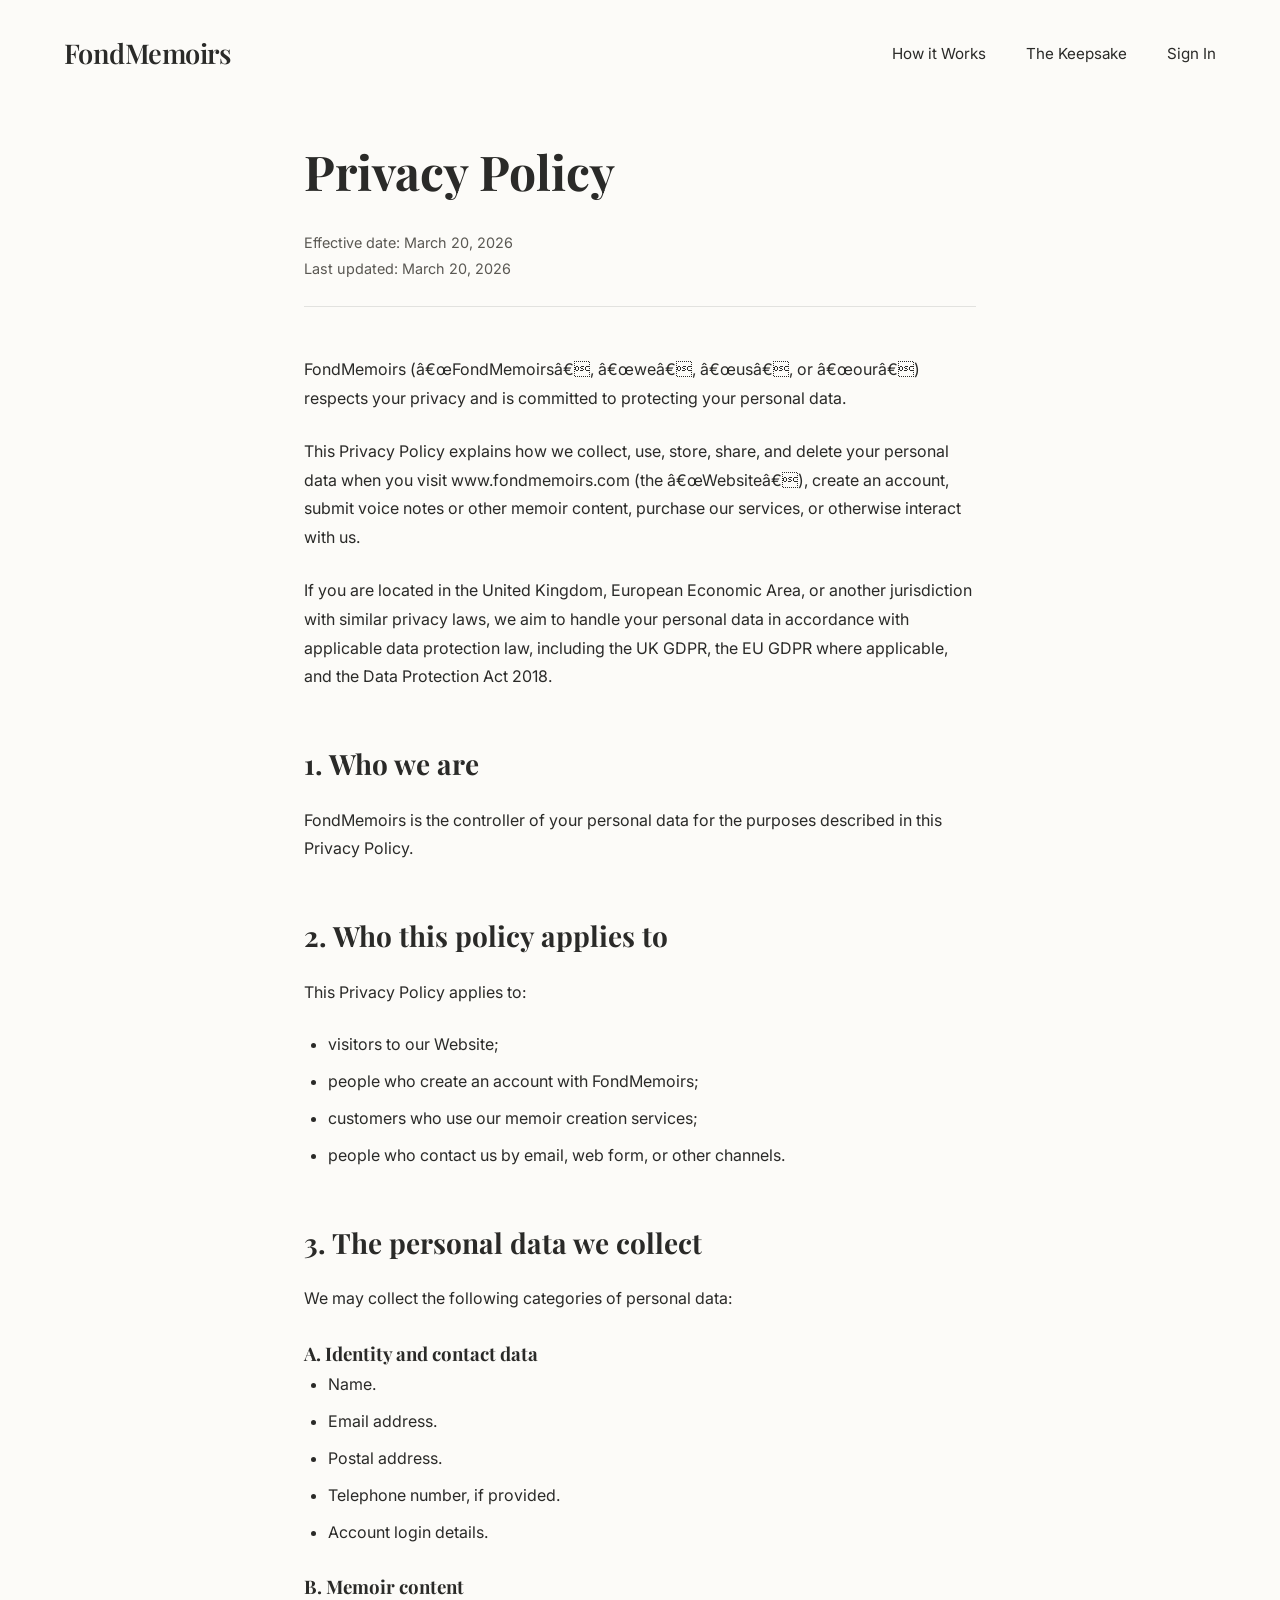
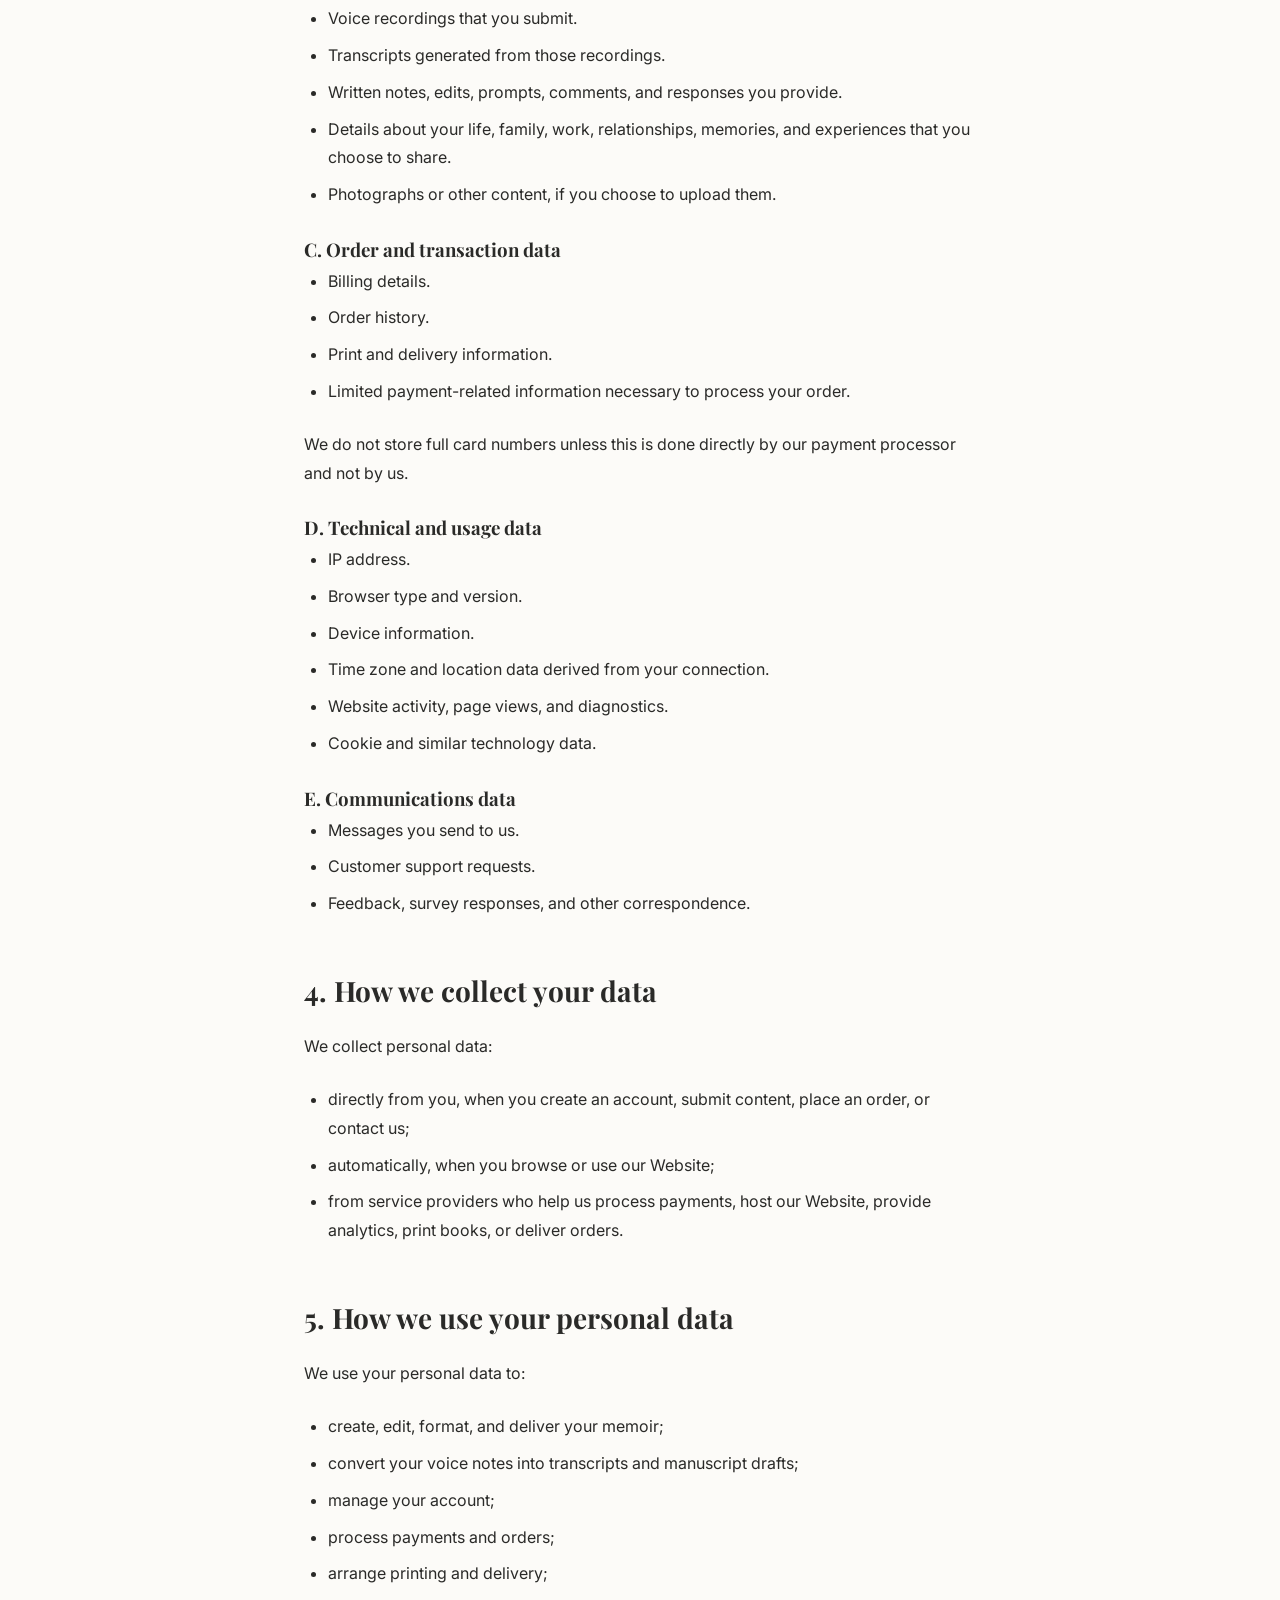
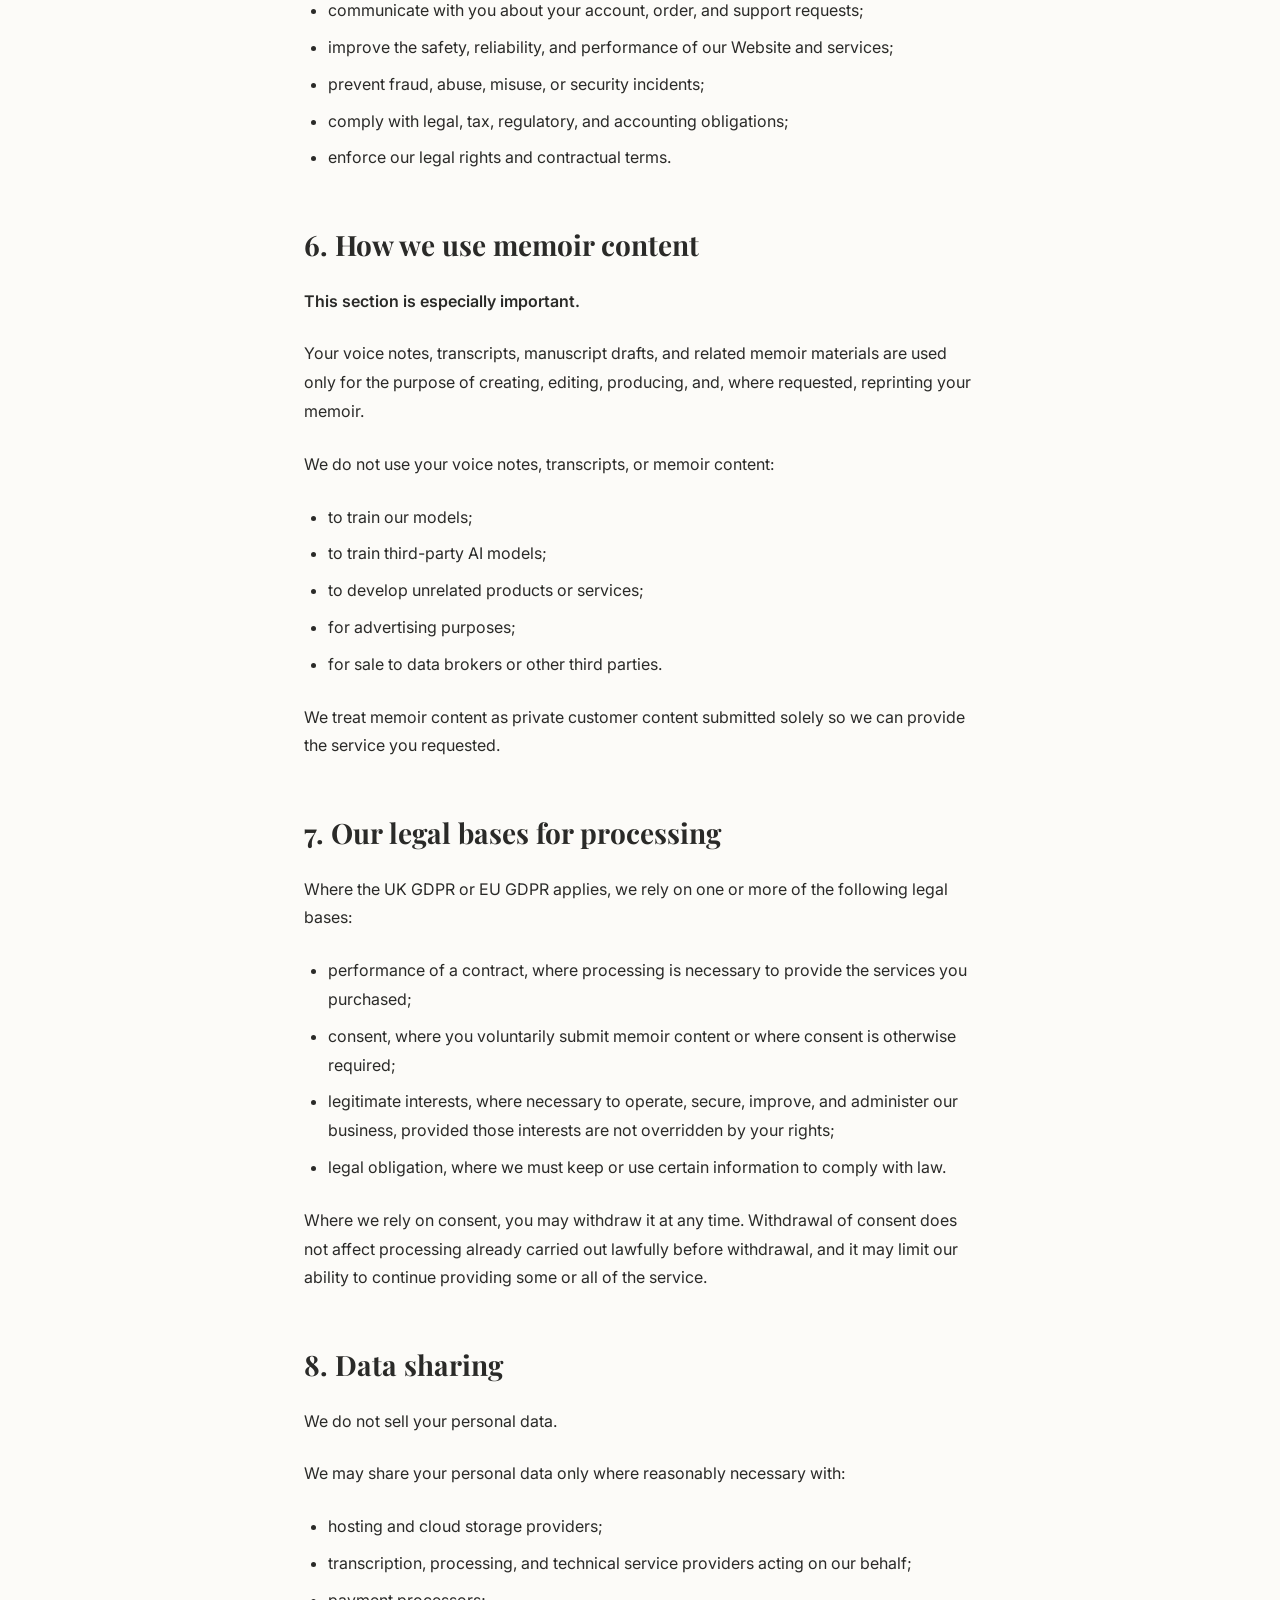
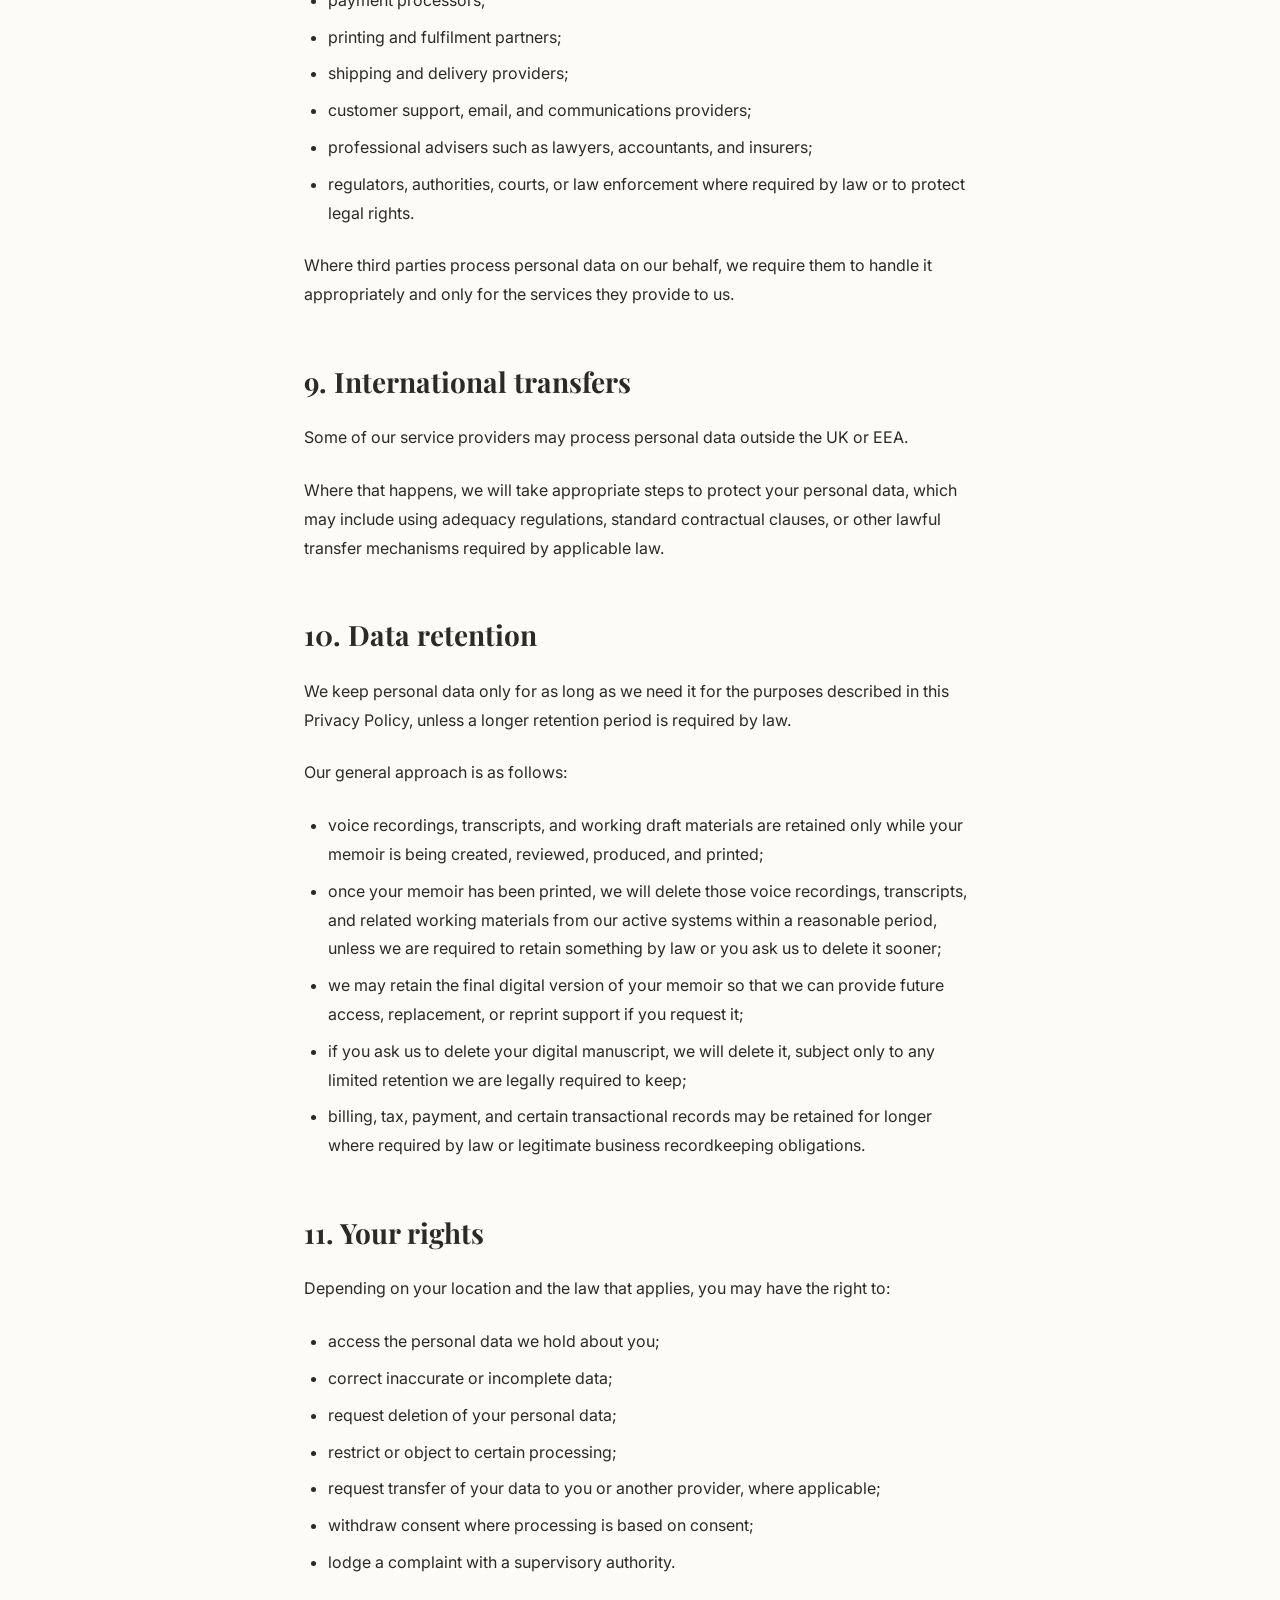
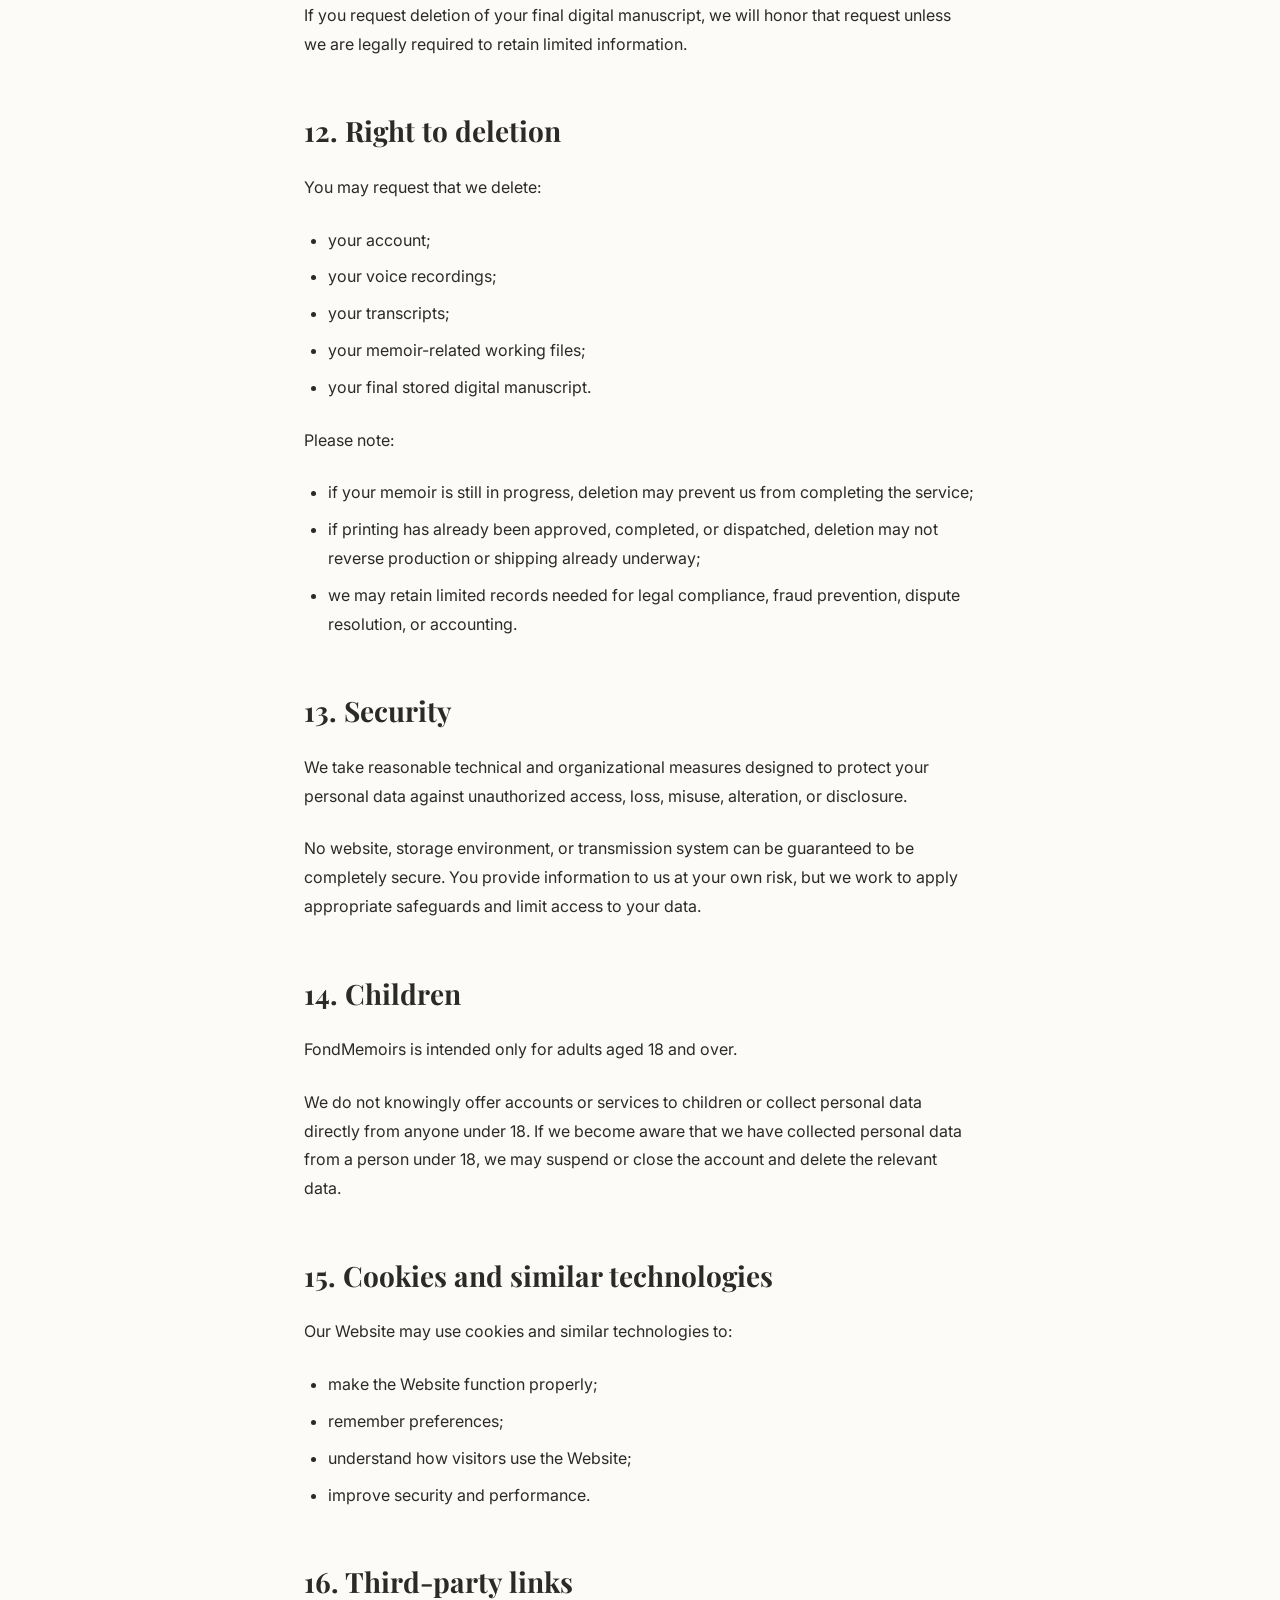
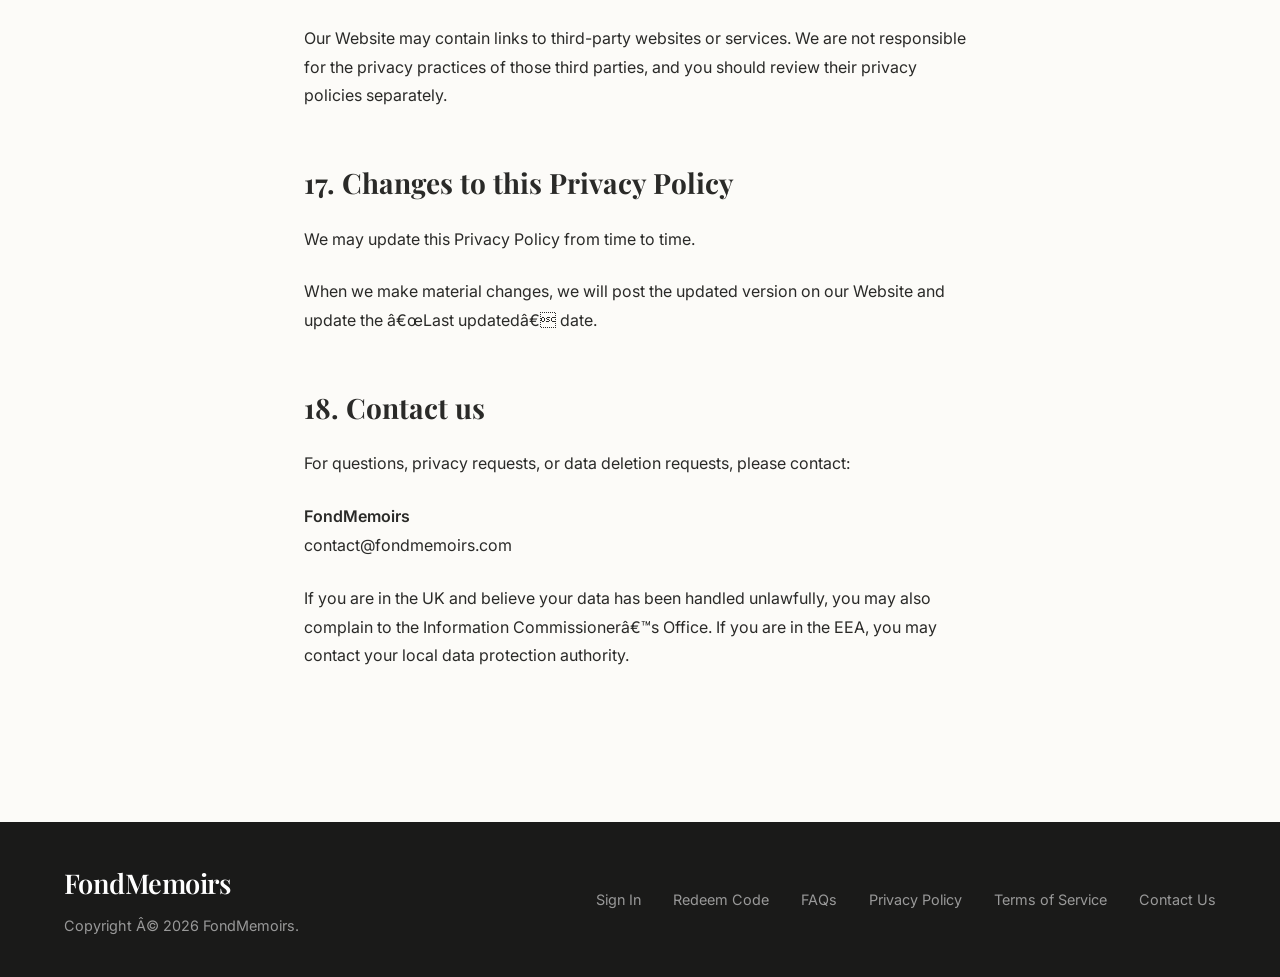
<file: privacy.html>
<!DOCTYPE html>
<html lang="en">

<head>
    <!-- Delayed Tracking Scripts -->
    <script>
        function loadTracking() {
            if (window.trackingLoaded) return;
            window.trackingLoaded = true;

            // Google tag (gtag.js)
            const gtagScript = document.createElement('script');
            gtagScript.src = 'https://www.googletagmanager.com/gtag/js?id=G-P55V5Q2RKB';
            gtagScript.async = true;
            document.head.appendChild(gtagScript);

            window.dataLayer = window.dataLayer || [];
            function gtag() { dataLayer.push(arguments); }
            gtag('js', new Date());
            gtag('config', 'G-P55V5Q2RKB');

            // Meta Pixel Code
            !function (f, b, e, v, n, t, s) {
                if (f.fbq) return; n = f.fbq = function () {
                    n.callMethod ?
                        n.callMethod.apply(n, arguments) : n.queue.push(arguments)
                };
                if (!f._fbq) f._fbq = n; n.push = n; n.loaded = !0; n.version = '2.0';
                n.queue = []; t = b.createElement(e); t.async = !0;
                t.src = v; s = b.getElementsByTagName(e)[0];
                s.parentNode.insertBefore(t, s)
            }(window, document, 'script',
                'https://connect.facebook.net/en_US/fbevents.js');
            fbq('init', '780920604885483');
            fbq('track', 'PageView');
        }

        // Trigger loading after 2 seconds or on user interaction
        window.addEventListener('DOMContentLoaded', () => {
            setTimeout(loadTracking, 2000);
        });

        ['scroll', 'mousemove', 'touchstart'].forEach(ev => {
            window.addEventListener(ev, loadTracking, { once: true, passive: true });
        });
    </script>
    <noscript>
        <img height="1" width="1" style="display:none"
            src="https://www.facebook.com/tr?id=780920604885483&ev=PageView&noscript=1" />
    </noscript>
    <!-- End Delayed Tracking Scripts -->

    <meta charset="UTF-8">
    <meta name="viewport" content="width=device-width, initial-scale=1.0">
    <title>Privacy Policy | FondMemoirs</title>

    <!-- Fonts -->
    <link rel="preconnect" href="https://fonts.googleapis.com">
    <link rel="preconnect" href="https://fonts.gstatic.com" crossorigin>
    <link rel="preload" as="style" href="https://fonts.googleapis.com/css2?family=Playfair+Display:ital,wght@0,400;0,600;1,400&family=Inter:wght@300;400;500;600&display=swap">
    <link rel="stylesheet" href="https://fonts.googleapis.com/css2?family=Playfair+Display:ital,wght@0,400;0,600;1,400&family=Inter:wght@300;400;500;600&display=swap" media="print" onload="this.media='all'">
    <noscript>
        <link rel="stylesheet" href="https://fonts.googleapis.com/css2?family=Playfair+Display:ital,wght@0,400;0,600;1,400&family=Inter:wght@300;400;500;600&display=swap">
    </noscript>
    <!-- Favicon -->
    <link rel="icon" type="image/x-icon" href="/favicon.ico">
    <!-- Styles -->
    <link rel="preload" as="style" href="css/landing.css">
    <link rel="stylesheet" href="css/landing.css" media="print" onload="this.media='all'">
    <noscript>
        <link rel="stylesheet" href="css/landing.css">
    </noscript>
    <style>
        :root {
            --color-bg: #FCFBF8;
            --color-text-main: #2A2A28;
            --font-serif: 'Playfair Display', serif;
            --font-sans: 'Inter', sans-serif;
        }

        body {
            background-color: var(--color-bg);
            color: var(--color-text-main);
            font-family: var(--font-sans);
            margin: 0;
            -webkit-font-smoothing: antialiased;
        }

        .policy-content {
            padding: 8rem 5%;
            max-width: 800px;
            margin: 0 auto;
            line-height: 1.8;
            color: var(--color-text-main);
        }

        .policy-content h1 {
            font-family: var(--font-serif);
            font-size: 3rem;
            margin-bottom: 1rem;
            color: var(--color-text-main);
        }

        .policy-meta {
            color: var(--color-text-muted);
            font-size: 0.9rem;
            margin-bottom: 3rem;
            border-bottom: 1px solid rgba(0, 0, 0, 0.1);
            padding-bottom: 1.5rem;
        }

        .policy-content h2 {
            font-family: var(--font-serif);
            font-size: 1.75rem;
            margin-top: 3rem;
            margin-bottom: 1rem;
            color: var(--color-text-main);
        }

        .policy-content p {
            margin-bottom: 1.5rem;
        }

        .policy-content ul {
            margin-bottom: 1.5rem;
            padding-left: 1.5rem;
        }

        .policy-content li {
            margin-bottom: 0.5rem;
        }

        .policy-content strong {
            color: var(--color-text-main);
            font-weight: 600;
        }
    </style>
</head>

<body>
    <!-- Google Tag Manager (noscript) -->
    <noscript><iframe src="https://www.googletagmanager.com/ns.html?id=GTM-PRFRGRSK" height="0" width="0"
            style="display:none;visibility:hidden"></iframe></noscript>
    <!-- End Google Tag Manager (noscript) -->

    <!-- Global Header -->
    <header class="site-header is-visible">
        <div class="header-container">
            <a href="index.html" class="logo">FondMemoirs</a>
            <nav class="nav-links">
                <a href="index.html#how-it-works" class="nav-link">How it Works</a>
                <a href="index.html#the-keepsake" class="nav-link">The Keepsake</a>
                <a href="app.html" class="nav-link">Sign In</a>
            </nav>
        </div>
    </header>

    <main class="policy-content">
        <h1>Privacy Policy</h1>
        <div class="policy-meta">
            Effective date: March 20, 2026<br>
            Last updated: March 20, 2026
        </div>

        <p>FondMemoirs (“FondMemoirs”, “we”, “us”, or “our”) respects your privacy and is committed to protecting your
            personal data.</p>

        <p>This Privacy Policy explains how we collect, use, store, share, and delete your personal data when you visit
            <a href="https://www.fondmemoirs.com">www.fondmemoirs.com</a> (the “Website”), create an account, submit
            voice notes or other memoir content, purchase our services, or otherwise interact with us.
        </p>

        <p>If you are located in the United Kingdom, European Economic Area, or another jurisdiction with similar
            privacy laws, we aim to handle your personal data in accordance with applicable data protection law,
            including the UK GDPR, the EU GDPR where applicable, and the Data Protection Act 2018.</p>

        <h2>1. Who we are</h2>
        <p>FondMemoirs is the controller of your personal data for the purposes described in this Privacy Policy.</p>

        <h2>2. Who this policy applies to</h2>
        <p>This Privacy Policy applies to:</p>
        <ul>
            <li>visitors to our Website;</li>
            <li>people who create an account with FondMemoirs;</li>
            <li>customers who use our memoir creation services;</li>
            <li>people who contact us by email, web form, or other channels.</li>
        </ul>

        <h2>3. The personal data we collect</h2>
        <p>We may collect the following categories of personal data:</p>

        <h3>A. Identity and contact data</h3>
        <ul>
            <li>Name.</li>
            <li>Email address.</li>
            <li>Postal address.</li>
            <li>Telephone number, if provided.</li>
            <li>Account login details.</li>
        </ul>

        <h3>B. Memoir content</h3>
        <ul>
            <li>Voice recordings that you submit.</li>
            <li>Transcripts generated from those recordings.</li>
            <li>Written notes, edits, prompts, comments, and responses you provide.</li>
            <li>Details about your life, family, work, relationships, memories, and experiences that you choose to
                share.</li>
            <li>Photographs or other content, if you choose to upload them.</li>
        </ul>

        <h3>C. Order and transaction data</h3>
        <ul>
            <li>Billing details.</li>
            <li>Order history.</li>
            <li>Print and delivery information.</li>
            <li>Limited payment-related information necessary to process your order.</li>
        </ul>
        <p>We do not store full card numbers unless this is done directly by our payment processor and not by us.</p>

        <h3>D. Technical and usage data</h3>
        <ul>
            <li>IP address.</li>
            <li>Browser type and version.</li>
            <li>Device information.</li>
            <li>Time zone and location data derived from your connection.</li>
            <li>Website activity, page views, and diagnostics.</li>
            <li>Cookie and similar technology data.</li>
        </ul>

        <h3>E. Communications data</h3>
        <ul>
            <li>Messages you send to us.</li>
            <li>Customer support requests.</li>
            <li>Feedback, survey responses, and other correspondence.</li>
        </ul>

        <h2>4. How we collect your data</h2>
        <p>We collect personal data:</p>
        <ul>
            <li>directly from you, when you create an account, submit content, place an order, or contact us;</li>
            <li>automatically, when you browse or use our Website;</li>
            <li>from service providers who help us process payments, host our Website, provide analytics, print books,
                or deliver orders.</li>
        </ul>

        <h2>5. How we use your personal data</h2>
        <p>We use your personal data to:</p>
        <ul>
            <li>create, edit, format, and deliver your memoir;</li>
            <li>convert your voice notes into transcripts and manuscript drafts;</li>
            <li>manage your account;</li>
            <li>process payments and orders;</li>
            <li>arrange printing and delivery;</li>
            <li>communicate with you about your account, order, and support requests;</li>
            <li>improve the safety, reliability, and performance of our Website and services;</li>
            <li>prevent fraud, abuse, misuse, or security incidents;</li>
            <li>comply with legal, tax, regulatory, and accounting obligations;</li>
            <li>enforce our legal rights and contractual terms.</li>
        </ul>

        <h2>6. How we use memoir content</h2>
        <p><strong>This section is especially important.</strong></p>
        <p>Your voice notes, transcripts, manuscript drafts, and related memoir materials are used only for the purpose
            of creating, editing, producing, and, where requested, reprinting your memoir.</p>
        <p>We do not use your voice notes, transcripts, or memoir content:</p>
        <ul>
            <li>to train our models;</li>
            <li>to train third-party AI models;</li>
            <li>to develop unrelated products or services;</li>
            <li>for advertising purposes;</li>
            <li>for sale to data brokers or other third parties.</li>
        </ul>
        <p>We treat memoir content as private customer content submitted solely so we can provide the service you
            requested.</p>

        <h2>7. Our legal bases for processing</h2>
        <p>Where the UK GDPR or EU GDPR applies, we rely on one or more of the following legal bases:</p>
        <ul>
            <li>performance of a contract, where processing is necessary to provide the services you purchased;</li>
            <li>consent, where you voluntarily submit memoir content or where consent is otherwise required;</li>
            <li>legitimate interests, where necessary to operate, secure, improve, and administer our business, provided
                those interests are not overridden by your rights;</li>
            <li>legal obligation, where we must keep or use certain information to comply with law.</li>
        </ul>
        <p>Where we rely on consent, you may withdraw it at any time. Withdrawal of consent does not affect processing
            already carried out lawfully before withdrawal, and it may limit our ability to continue providing some or
            all of the service.</p>

        <h2>8. Data sharing</h2>
        <p>We do not sell your personal data.</p>
        <p>We may share your personal data only where reasonably necessary with:</p>
        <ul>
            <li>hosting and cloud storage providers;</li>
            <li>transcription, processing, and technical service providers acting on our behalf;</li>
            <li>payment processors;</li>
            <li>printing and fulfilment partners;</li>
            <li>shipping and delivery providers;</li>
            <li>customer support, email, and communications providers;</li>
            <li>professional advisers such as lawyers, accountants, and insurers;</li>
            <li>regulators, authorities, courts, or law enforcement where required by law or to protect legal rights.
            </li>
        </ul>
        <p>Where third parties process personal data on our behalf, we require them to handle it appropriately and only
            for the services they provide to us.</p>

        <h2>9. International transfers</h2>
        <p>Some of our service providers may process personal data outside the UK or EEA.</p>
        <p>Where that happens, we will take appropriate steps to protect your personal data, which may include using
            adequacy regulations, standard contractual clauses, or other lawful transfer mechanisms required by
            applicable law.</p>

        <h2>10. Data retention</h2>
        <p>We keep personal data only for as long as we need it for the purposes described in this Privacy Policy,
            unless a longer retention period is required by law.</p>
        <p>Our general approach is as follows:</p>
        <ul>
            <li>voice recordings, transcripts, and working draft materials are retained only while your memoir is being
                created, reviewed, produced, and printed;</li>
            <li>once your memoir has been printed, we will delete those voice recordings, transcripts, and related
                working materials from our active systems within a reasonable period, unless we are required to retain
                something by law or you ask us to delete it sooner;</li>
            <li>we may retain the final digital version of your memoir so that we can provide future access,
                replacement, or reprint support if you request it;</li>
            <li>if you ask us to delete your digital manuscript, we will delete it, subject only to any limited
                retention we are legally required to keep;</li>
            <li>billing, tax, payment, and certain transactional records may be retained for longer where required by
                law or legitimate business recordkeeping obligations.</li>
        </ul>

        <h2>11. Your rights</h2>
        <p>Depending on your location and the law that applies, you may have the right to:</p>
        <ul>
            <li>access the personal data we hold about you;</li>
            <li>correct inaccurate or incomplete data;</li>
            <li>request deletion of your personal data;</li>
            <li>restrict or object to certain processing;</li>
            <li>request transfer of your data to you or another provider, where applicable;</li>
            <li>withdraw consent where processing is based on consent;</li>
            <li>lodge a complaint with a supervisory authority.</li>
        </ul>
        <p>If you request deletion of your final digital manuscript, we will honor that request unless we are legally
            required to retain limited information.</p>

        <h2>12. Right to deletion</h2>
        <p>You may request that we delete:</p>
        <ul>
            <li>your account;</li>
            <li>your voice recordings;</li>
            <li>your transcripts;</li>
            <li>your memoir-related working files;</li>
            <li>your final stored digital manuscript.</li>
        </ul>
        <p>Please note:</p>
        <ul>
            <li>if your memoir is still in progress, deletion may prevent us from completing the service;</li>
            <li>if printing has already been approved, completed, or dispatched, deletion may not reverse production or
                shipping already underway;</li>
            <li>we may retain limited records needed for legal compliance, fraud prevention, dispute resolution, or
                accounting.</li>
        </ul>

        <h2>13. Security</h2>
        <p>We take reasonable technical and organizational measures designed to protect your personal data against
            unauthorized access, loss, misuse, alteration, or disclosure.</p>
        <p>No website, storage environment, or transmission system can be guaranteed to be completely secure. You
            provide information to us at your own risk, but we work to apply appropriate safeguards and limit access to
            your data.</p>

        <h2>14. Children</h2>
        <p>FondMemoirs is intended only for adults aged 18 and over.</p>
        <p>We do not knowingly offer accounts or services to children or collect personal data directly from anyone
            under 18. If we become aware that we have collected personal data from a person under 18, we may suspend or
            close the account and delete the relevant data.</p>

        <h2>15. Cookies and similar technologies</h2>
        <p>Our Website may use cookies and similar technologies to:</p>
        <ul>
            <li>make the Website function properly;</li>
            <li>remember preferences;</li>
            <li>understand how visitors use the Website;</li>
            <li>improve security and performance.</li>
        </ul>

        <h2>16. Third-party links</h2>
        <p>Our Website may contain links to third-party websites or services. We are not responsible for the privacy
            practices of those third parties, and you should review their privacy policies separately.</p>

        <h2>17. Changes to this Privacy Policy</h2>
        <p>We may update this Privacy Policy from time to time.</p>
        <p>When we make material changes, we will post the updated version on our Website and update the “Last updated”
            date.</p>

        <h2>18. Contact us</h2>
        <p>For questions, privacy requests, or data deletion requests, please contact:</p>
        <p>
            <strong>FondMemoirs</strong><br>
            contact@fondmemoirs.com
        </p>

        <p>If you are in the UK and believe your data has been handled unlawfully, you may also complain to the
            Information Commissioner’s Office. If you are in the EEA, you may contact your local data protection
            authority.</p>
    </main>

    <!-- Global Footer -->
    <footer class="site-footer">
        <div class="footer-container">
            <div class="footer-brand">
                <div class="logo">FondMemoirs</div>
                <p class="copyright">Copyright © 2026 FondMemoirs.</p>
            </div>
            <div class="footer-links">
                <a href="app.html">Sign In</a>
                <a href="app.html">Redeem Code</a>
                <a href="index.html#faqs">FAQs</a>
                <a href="privacy.html">Privacy Policy</a>
                <a href="terms.html">Terms of Service</a>
                <a href="mailto:contact@fondmemoirs.com">Contact Us</a>
            </div>
        </div>
    </footer>
</body>

</html>
</file>
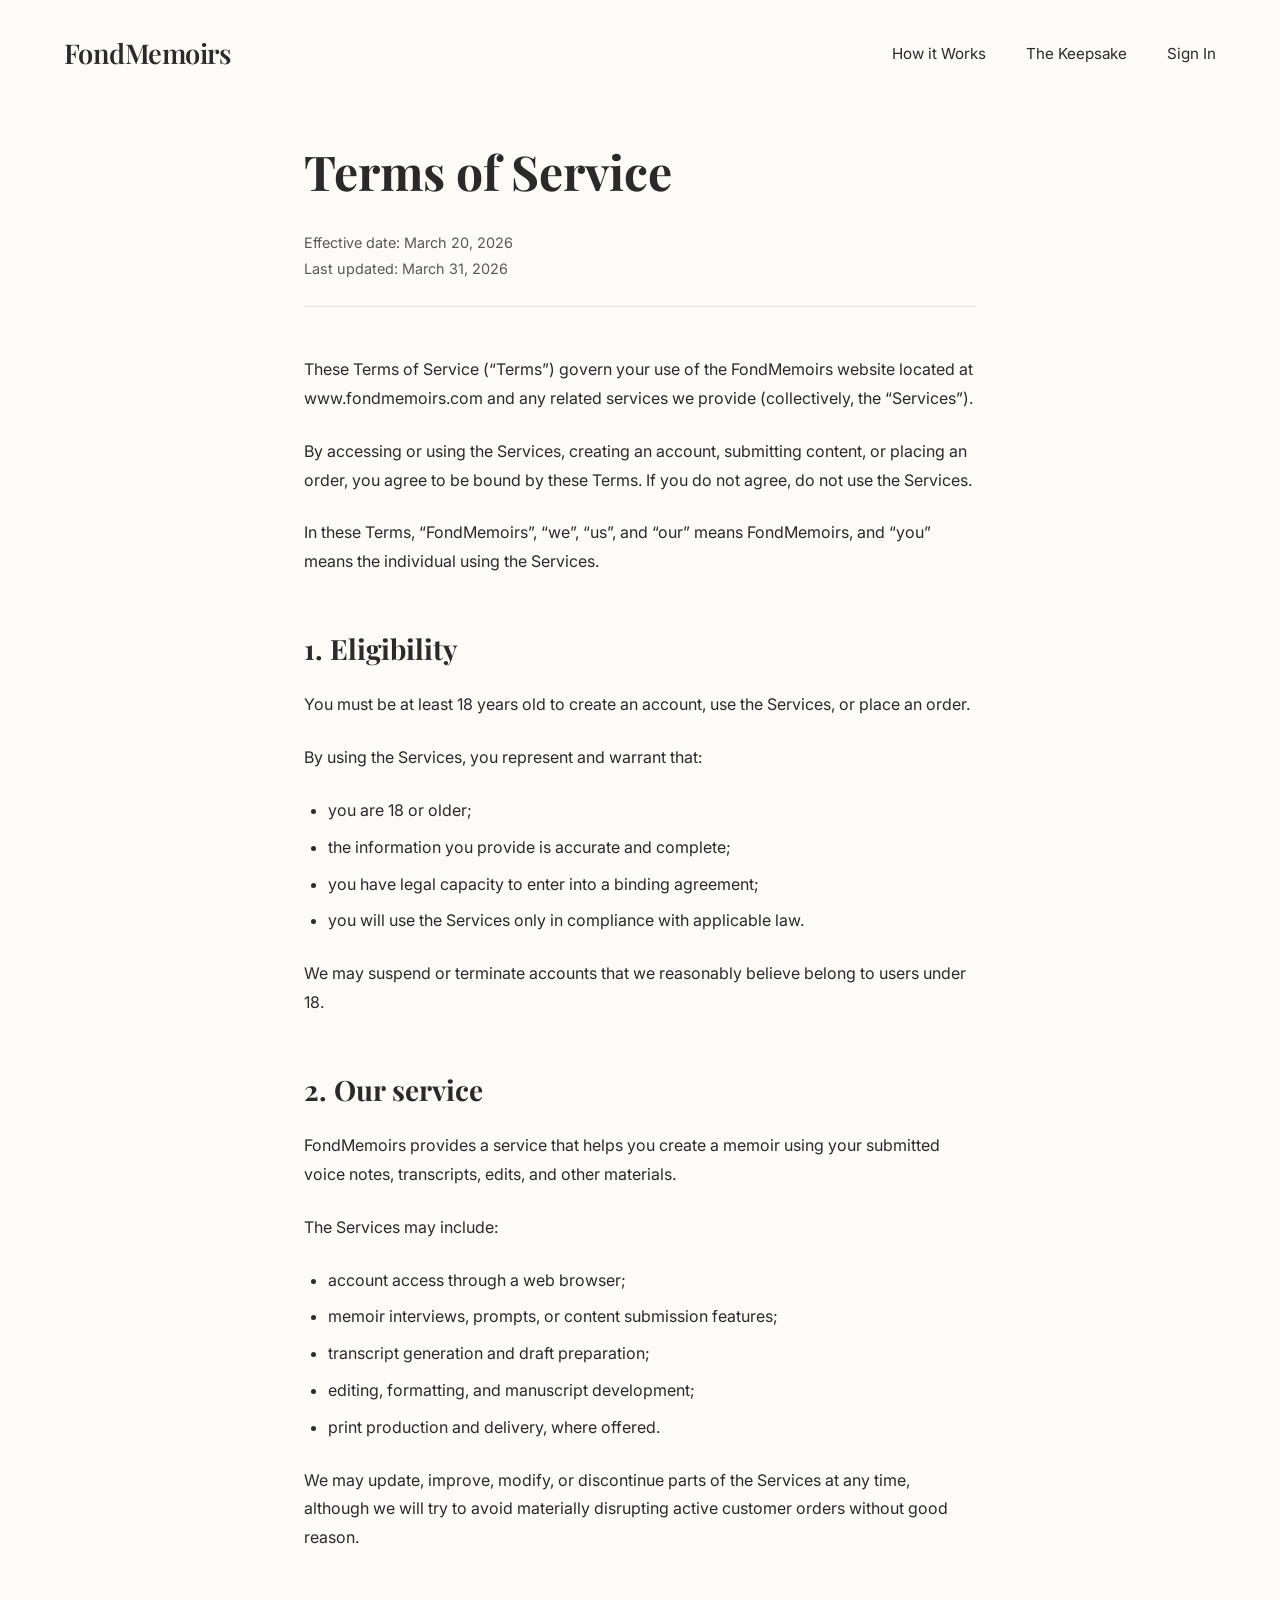
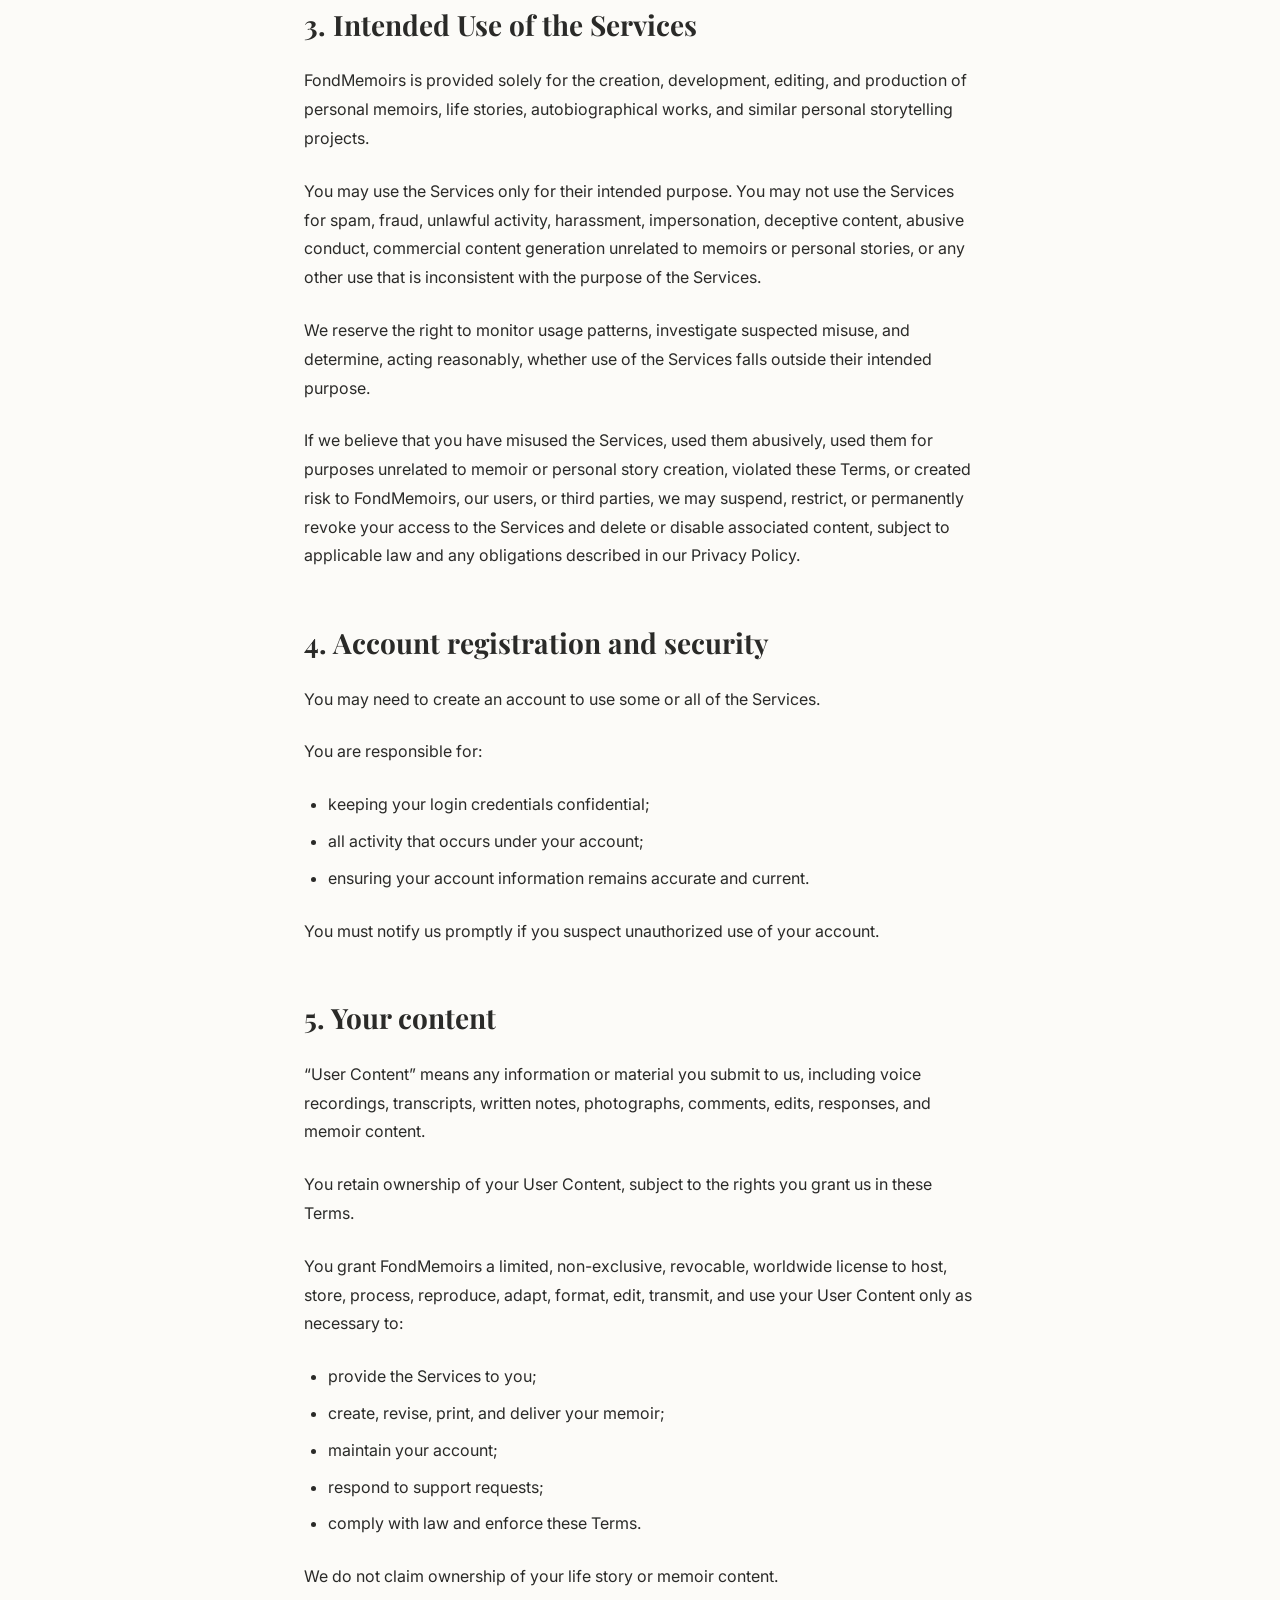
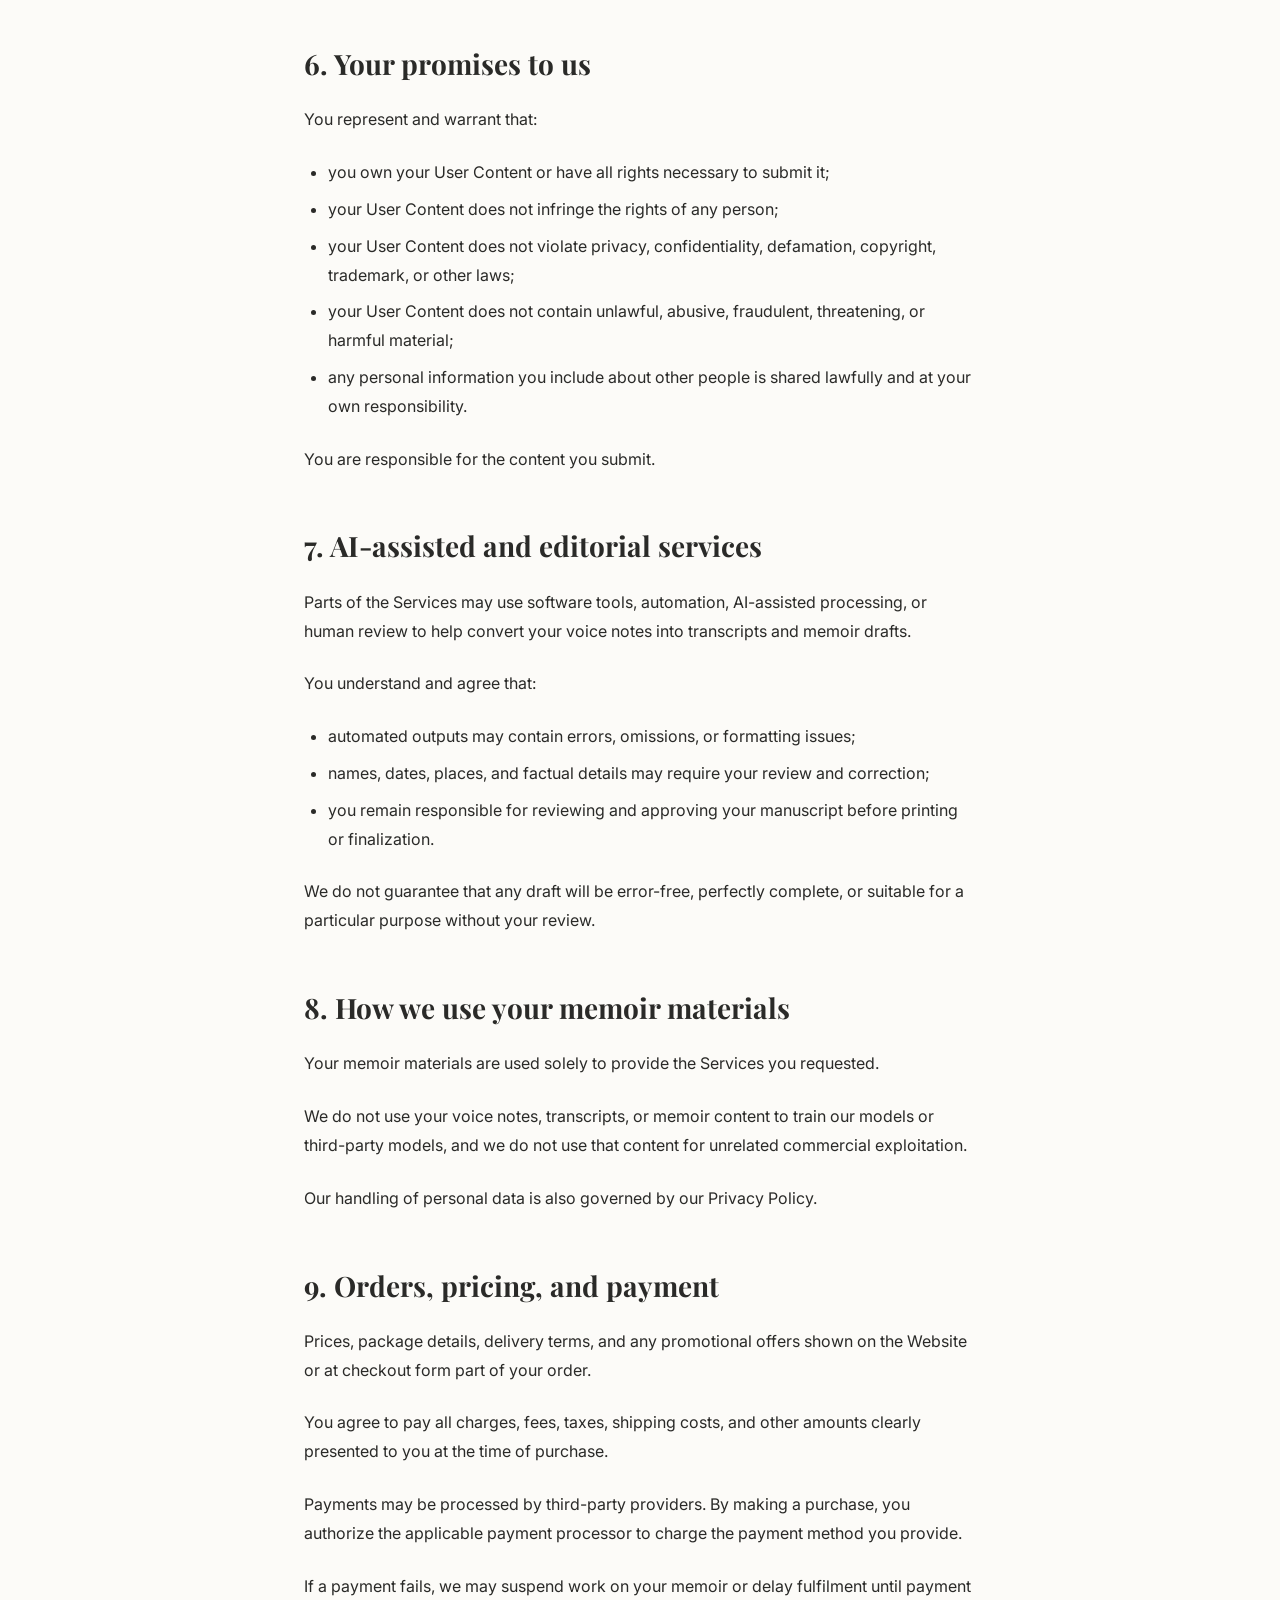
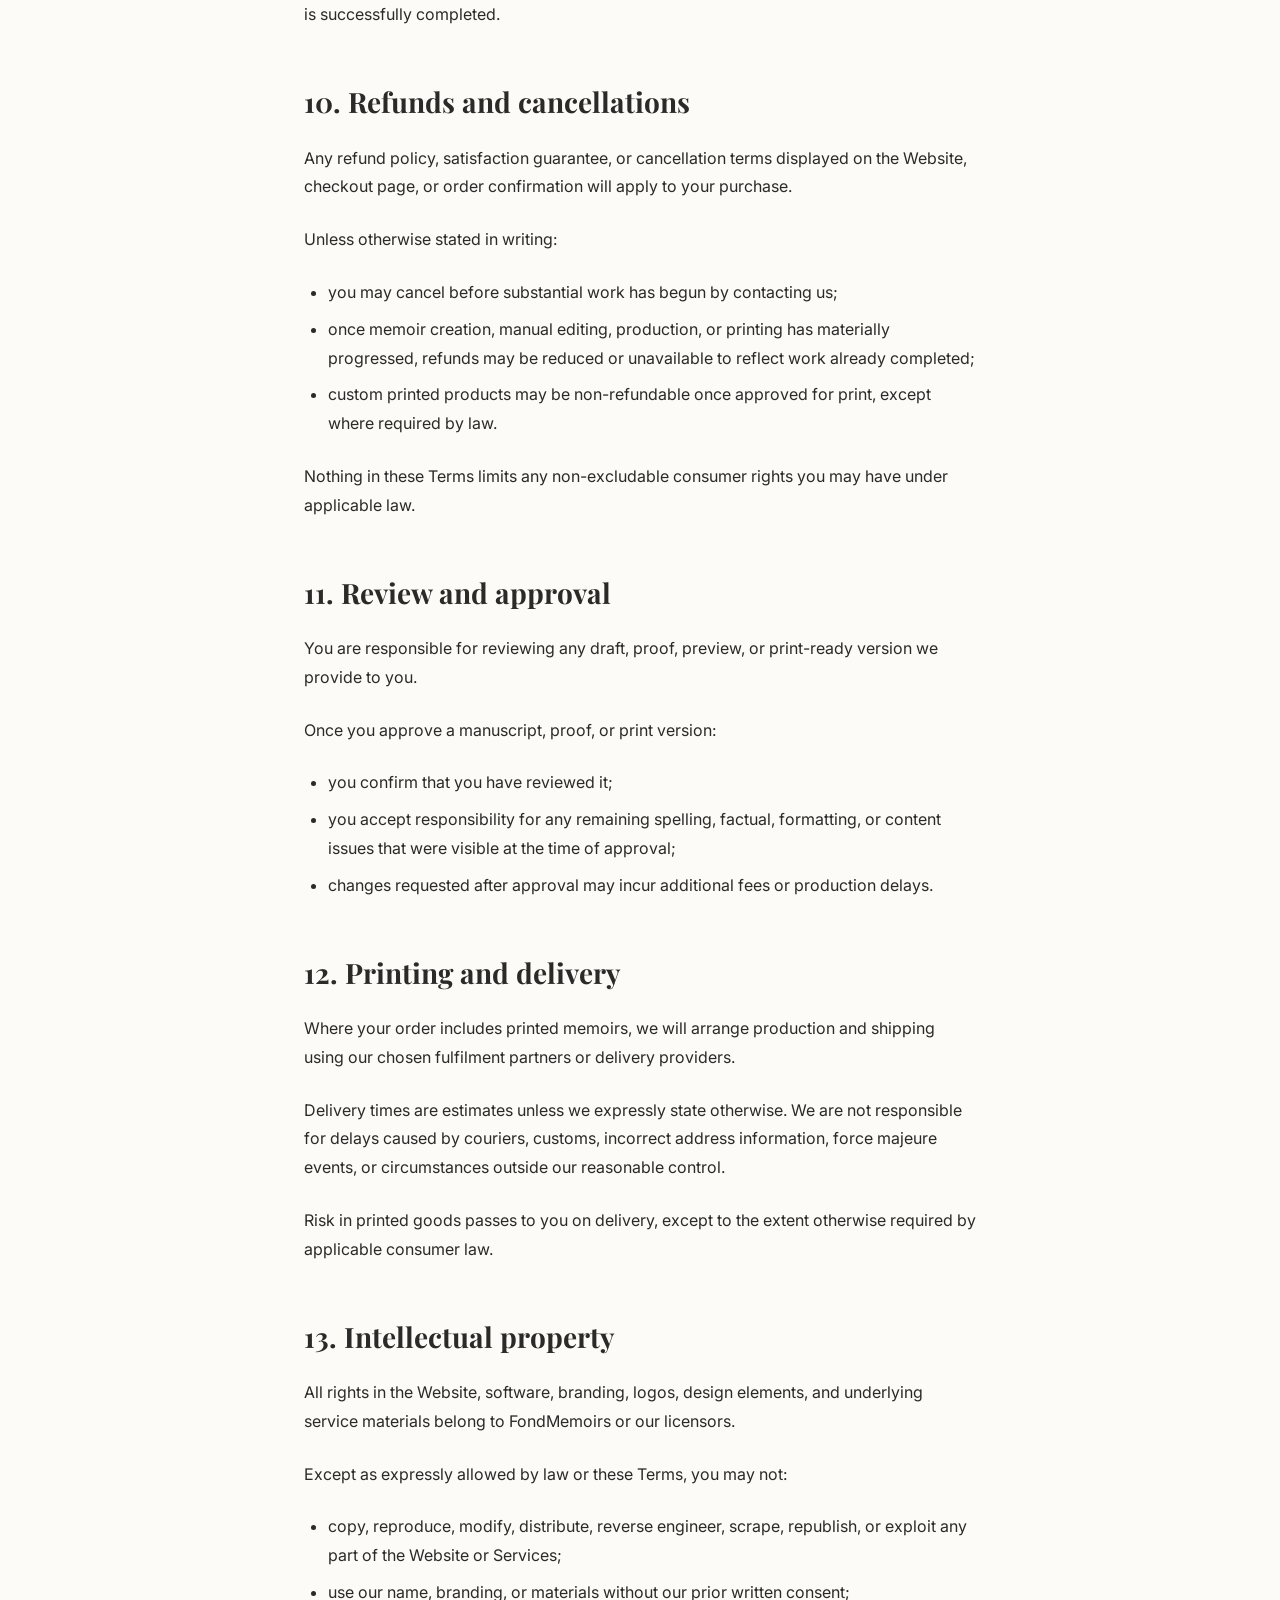
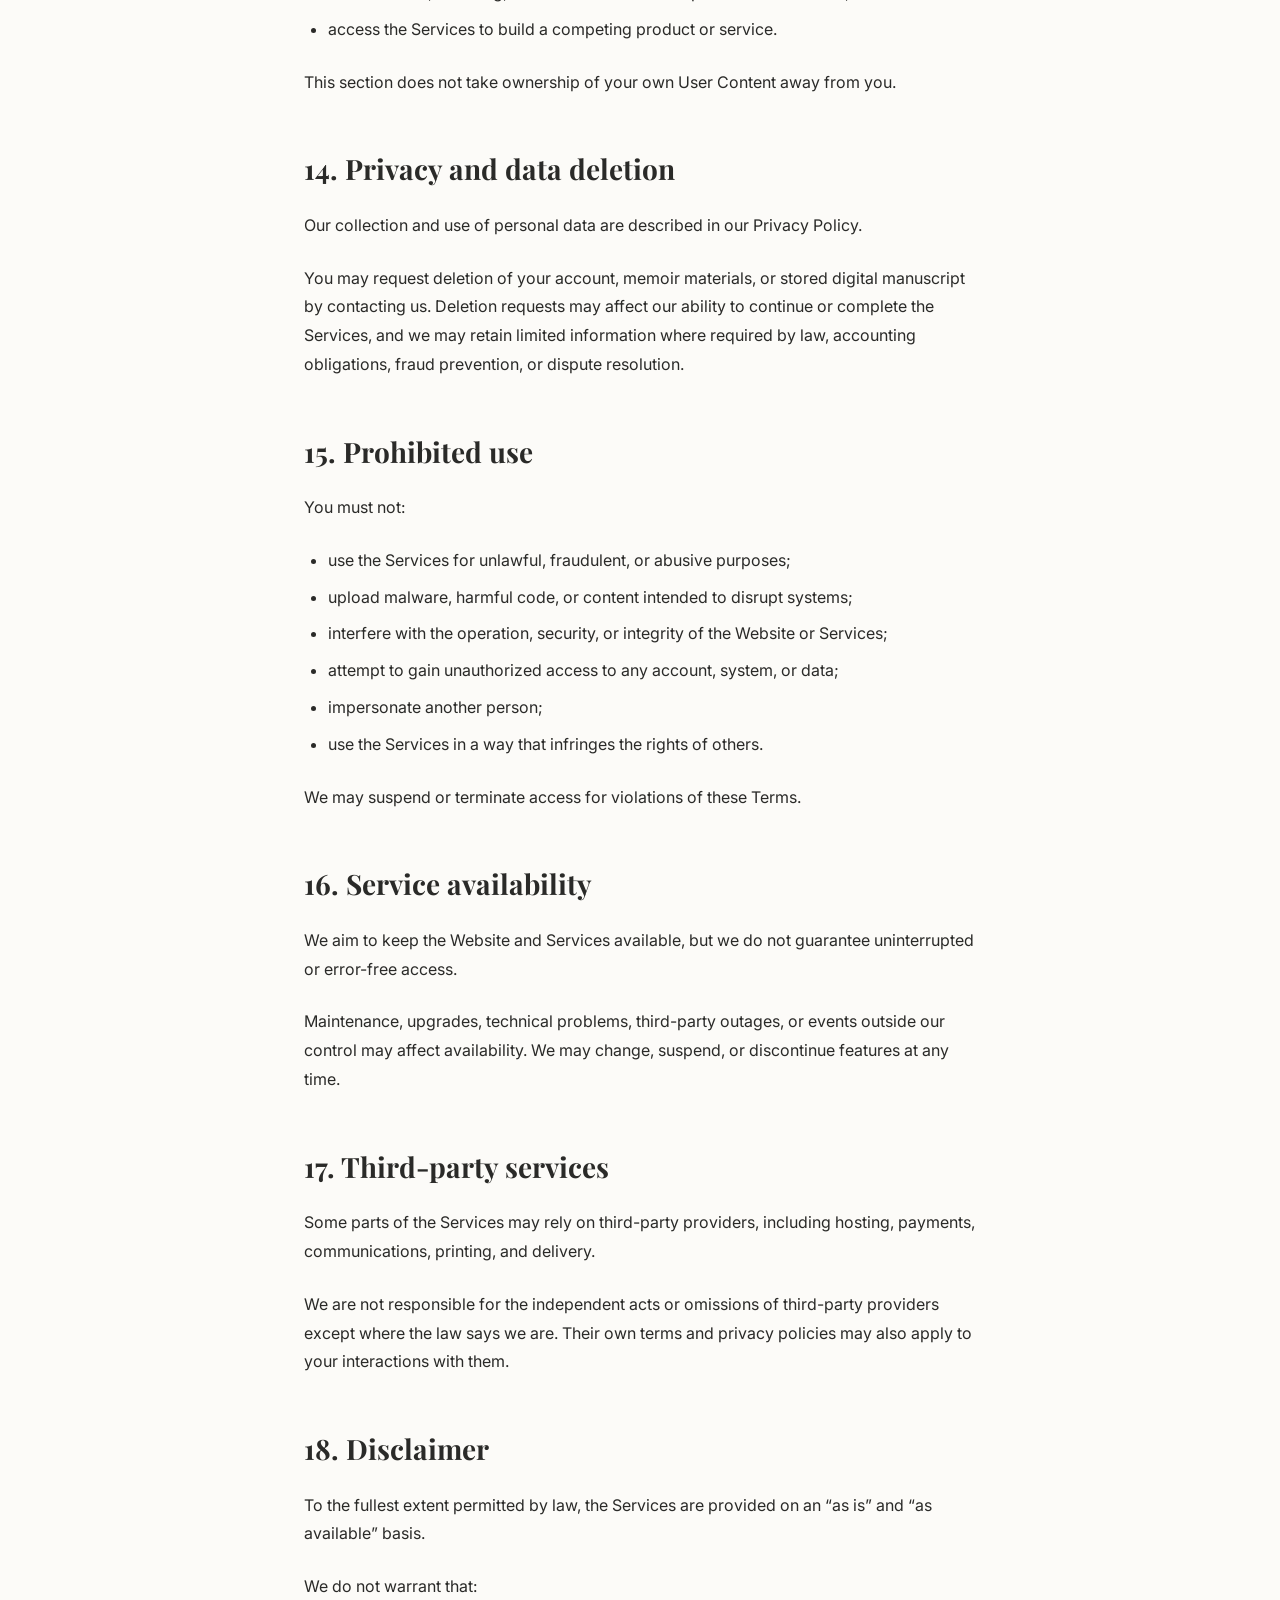
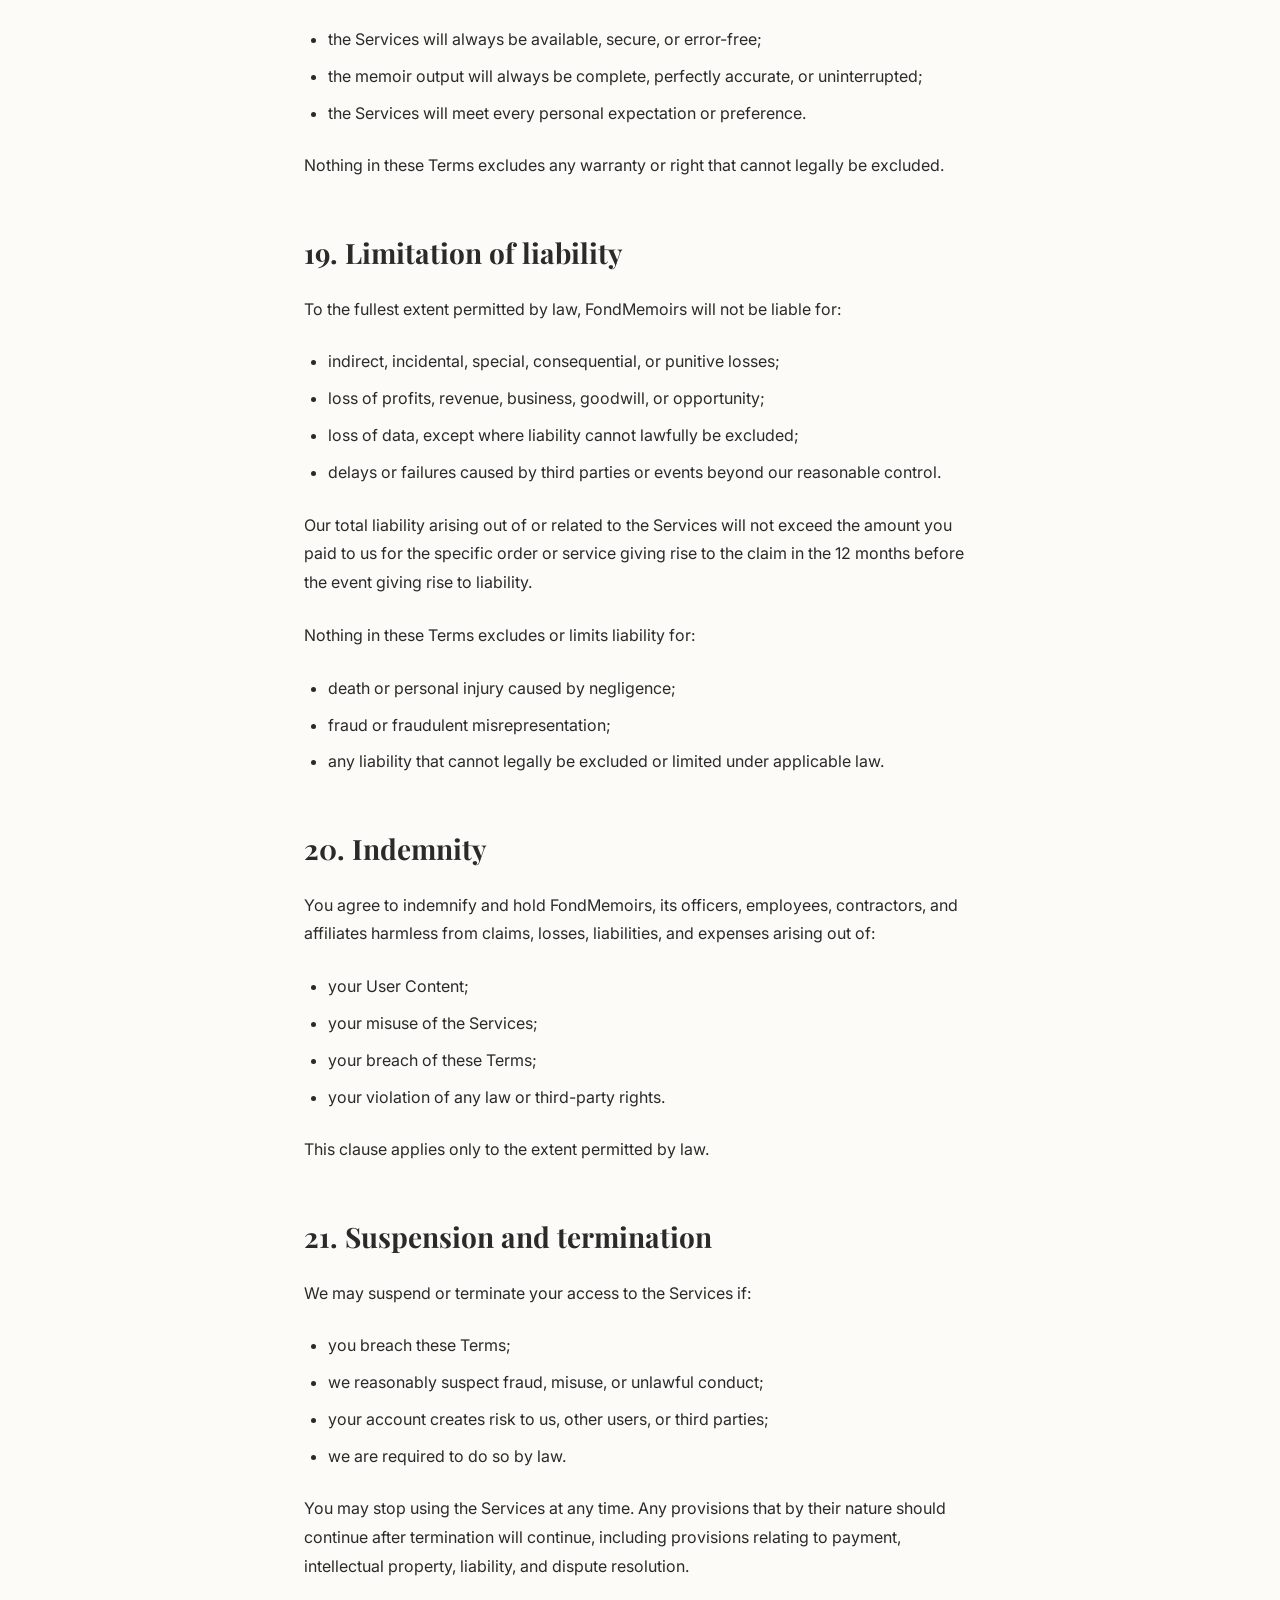
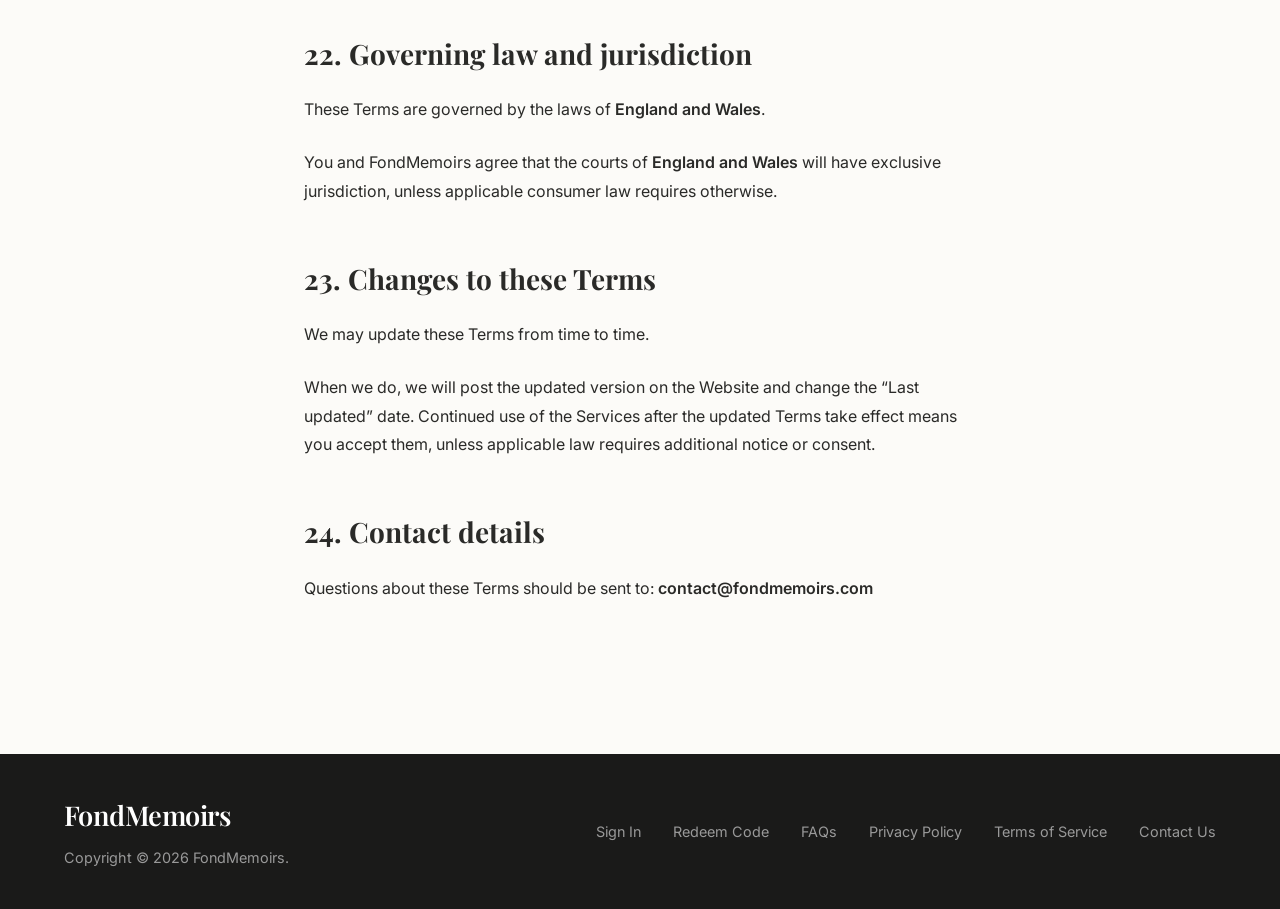
<file: terms.html>
<!DOCTYPE html>
<html lang="en">

<head>
    <!-- Delayed Tracking Scripts -->
    <script>
        function loadTracking() {
            if (window.trackingLoaded) return;
            window.trackingLoaded = true;

            // Google Tag Manager
            (function (w, d, s, l, i) {
                w[l] = w[l] || []; w[l].push({
                    'gtm.start':
                        new Date().getTime(), event: 'gtm.js'
                }); var f = d.getElementsByTagName(s)[0],
                    j = d.createElement(s), dl = l != 'dataLayer' ? '&l=' + l : ''; j.async = true; j.src =
                        'https://www.googletagmanager.com/gtm.js?id=' + i + dl; f.parentNode.insertBefore(j, f);
            })(window, document, 'script', 'dataLayer', 'GTM-PRFRGRSK');

            // Google tag (gtag.js)
            const gtagScript = document.createElement('script');
            gtagScript.src = 'https://www.googletagmanager.com/gtag/js?id=G-P55V5Q2RKB';
            gtagScript.async = true;
            document.head.appendChild(gtagScript);

            window.dataLayer = window.dataLayer || [];
            function gtag() { dataLayer.push(arguments); }
            gtag('js', new Date());
            gtag('config', 'G-P55V5Q2RKB');

            // Meta Pixel Code
            !function (f, b, e, v, n, t, s) {
                if (f.fbq) return; n = f.fbq = function () {
                    n.callMethod ?
                        n.callMethod.apply(n, arguments) : n.queue.push(arguments)
                };
                if (!f._fbq) f._fbq = n; n.push = n; n.loaded = !0; n.version = '2.0';
                n.queue = []; t = b.createElement(e); t.async = !0;
                t.src = v; s = b.getElementsByTagName(e)[0];
                s.parentNode.insertBefore(t, s)
            }(window, document, 'script',
                'https://connect.facebook.net/en_US/fbevents.js');
            fbq('init', '780920604885483');
            fbq('track', 'PageView');
        }

        // Trigger loading after 2 seconds or on user interaction
        window.addEventListener('DOMContentLoaded', () => {
            setTimeout(loadTracking, 2000);
        });

        ['scroll', 'mousemove', 'touchstart'].forEach(ev => {
            window.addEventListener(ev, loadTracking, { once: true, passive: true });
        });
    </script>
    <noscript>
        <iframe src="https://www.googletagmanager.com/ns.html?id=GTM-PRFRGRSK" height="0" width="0"
            style="display:none;visibility:hidden"></iframe>
        <img height="1" width="1" style="display:none"
            src="https://www.facebook.com/tr?id=780920604885483&ev=PageView&noscript=1" />
    </noscript>
    <!-- End Delayed Tracking Scripts -->

    <meta charset="UTF-8">
    <meta name="viewport" content="width=device-width, initial-scale=1.0">
    <title>Terms of Service | FondMemoirs</title>

    <!-- Fonts -->
    <link rel="preconnect" href="https://fonts.googleapis.com">
    <link rel="preconnect" href="https://fonts.gstatic.com" crossorigin>
    <link rel="preload" as="style" href="https://fonts.googleapis.com/css2?family=Playfair+Display:ital,wght@0,400;0,600;1,400&family=Inter:wght@300;400;500;600&display=swap">
    <link rel="stylesheet" href="https://fonts.googleapis.com/css2?family=Playfair+Display:ital,wght@0,400;0,600;1,400&family=Inter:wght@300;400;500;600&display=swap" media="print" onload="this.media='all'">
    <noscript>
        <link rel="stylesheet" href="https://fonts.googleapis.com/css2?family=Playfair+Display:ital,wght@0,400;0,600;1,400&family=Inter:wght@300;400;500;600&display=swap">
    </noscript>
    <!-- Favicon -->
    <link rel="icon" type="image/x-icon" href="/favicon.ico">
    <!-- Styles -->
    <link rel="preload" as="style" href="css/landing.css">
    <link rel="stylesheet" href="css/landing.css" media="print" onload="this.media='all'">
    <noscript>
        <link rel="stylesheet" href="css/landing.css">
    </noscript>
    <style>
        :root {
            --color-bg: #FCFBF8;
            --color-text-main: #2A2A28;
            --font-serif: 'Playfair Display', serif;
            --font-sans: 'Inter', sans-serif;
        }

        body {
            background-color: var(--color-bg);
            color: var(--color-text-main);
            font-family: var(--font-sans);
            margin: 0;
            -webkit-font-smoothing: antialiased;
        }

        .policy-content {
            padding: 8rem 5%;
            max-width: 800px;
            margin: 0 auto;
            line-height: 1.8;
            color: var(--color-text-main);
        }

        .policy-content h1 {
            font-family: var(--font-serif);
            font-size: 3rem;
            margin-bottom: 1rem;
            color: var(--color-text-main);
        }

        .policy-meta {
            color: var(--color-text-muted);
            font-size: 0.9rem;
            margin-bottom: 3rem;
            border-bottom: 1px solid rgba(0, 0, 0, 0.1);
            padding-bottom: 1.5rem;
        }

        .policy-content h2 {
            font-family: var(--font-serif);
            font-size: 1.75rem;
            margin-top: 3rem;
            margin-bottom: 1rem;
            color: var(--color-text-main);
        }

        .policy-content p {
            margin-bottom: 1.5rem;
        }

        .policy-content ul {
            margin-bottom: 1.5rem;
            padding-left: 1.5rem;
        }

        .policy-content li {
            margin-bottom: 0.5rem;
        }

        .policy-content strong {
            color: var(--color-text-main);
            font-weight: 600;
        }
    </style>
</head>

<body>
    <!-- Google Tag Manager (noscript) -->
    <noscript><iframe src="https://www.googletagmanager.com/ns.html?id=GTM-PRFRGRSK" height="0" width="0"
            style="display:none;visibility:hidden"></iframe></noscript>
    <!-- End Google Tag Manager (noscript) -->

    <!-- Global Header -->
    <header class="site-header is-visible">
        <div class="header-container">
            <a href="index.html" class="logo">FondMemoirs</a>
            <nav class="nav-links">
                <a href="index.html#how-it-works" class="nav-link">How it Works</a>
                <a href="index.html#the-keepsake" class="nav-link">The Keepsake</a>
                <a href="app.html" class="nav-link">Sign In</a>
            </nav>
        </div>
    </header>

    <main class="policy-content">
        <h1>Terms of Service</h1>
        <div class="policy-meta">
            Effective date: March 20, 2026<br>
            Last updated: March 31, 2026
        </div>

        <p>These Terms of Service (“Terms”) govern your use of the FondMemoirs website located at <a
                href="https://www.fondmemoirs.com">www.fondmemoirs.com</a> and any related services we provide
            (collectively, the “Services”).</p>

        <p>By accessing or using the Services, creating an account, submitting content, or placing an order, you agree
            to be bound by these Terms. If you do not agree, do not use the Services.</p>

        <p>In these Terms, “FondMemoirs”, “we”, “us”, and “our” means FondMemoirs, and “you” means the individual using
            the Services.</p>

        <h2>1. Eligibility</h2>
        <p>You must be at least 18 years old to create an account, use the Services, or place an order.</p>
        <p>By using the Services, you represent and warrant that:</p>
        <ul>
            <li>you are 18 or older;</li>
            <li>the information you provide is accurate and complete;</li>
            <li>you have legal capacity to enter into a binding agreement;</li>
            <li>you will use the Services only in compliance with applicable law.</li>
        </ul>
        <p>We may suspend or terminate accounts that we reasonably believe belong to users under 18.</p>

        <h2>2. Our service</h2>
        <p>FondMemoirs provides a service that helps you create a memoir using your submitted voice notes, transcripts,
            edits, and other materials.</p>
        <p>The Services may include:</p>
        <ul>
            <li>account access through a web browser;</li>
            <li>memoir interviews, prompts, or content submission features;</li>
            <li>transcript generation and draft preparation;</li>
            <li>editing, formatting, and manuscript development;</li>
            <li>print production and delivery, where offered.</li>
        </ul>
        <p>We may update, improve, modify, or discontinue parts of the Services at any time, although we will try to
            avoid materially disrupting active customer orders without good reason.</p>

        <h2>3. Intended Use of the Services</h2>
        <p>FondMemoirs is provided solely for the creation, development, editing, and production of personal memoirs,
            life stories, autobiographical works, and similar personal storytelling projects.</p>
        <p>You may use the Services only for their intended purpose. You may not use the Services for spam, fraud,
            unlawful activity, harassment, impersonation, deceptive content, abusive conduct, commercial content
            generation unrelated to memoirs or personal stories, or any other use that is inconsistent with the purpose
            of the Services.</p>
        <p>We reserve the right to monitor usage patterns, investigate suspected misuse, and determine, acting
            reasonably, whether use of the Services falls outside their intended purpose.</p>
        <p>If we believe that you have misused the Services, used them abusively, used them for purposes unrelated to
            memoir or personal story creation, violated these Terms, or created risk to FondMemoirs, our users, or third
            parties, we may suspend, restrict, or permanently revoke your access to the Services and delete or disable
            associated content, subject to applicable law and any obligations described in our Privacy Policy.</p>

        <h2>4. Account registration and security</h2>
        <p>You may need to create an account to use some or all of the Services.</p>
        <p>You are responsible for:</p>
        <ul>
            <li>keeping your login credentials confidential;</li>
            <li>all activity that occurs under your account;</li>
            <li>ensuring your account information remains accurate and current.</li>
        </ul>
        <p>You must notify us promptly if you suspect unauthorized use of your account.</p>

        <h2>5. Your content</h2>
        <p>“User Content” means any information or material you submit to us, including voice recordings, transcripts,
            written notes, photographs, comments, edits, responses, and memoir content.</p>
        <p>You retain ownership of your User Content, subject to the rights you grant us in these Terms.</p>
        <p>You grant FondMemoirs a limited, non-exclusive, revocable, worldwide license to host, store, process,
            reproduce, adapt, format, edit, transmit, and use your User Content only as necessary to:</p>
        <ul>
            <li>provide the Services to you;</li>
            <li>create, revise, print, and deliver your memoir;</li>
            <li>maintain your account;</li>
            <li>respond to support requests;</li>
            <li>comply with law and enforce these Terms.</li>
        </ul>
        <p>We do not claim ownership of your life story or memoir content.</p>

        <h2>6. Your promises to us</h2>
        <p>You represent and warrant that:</p>
        <ul>
            <li>you own your User Content or have all rights necessary to submit it;</li>
            <li>your User Content does not infringe the rights of any person;</li>
            <li>your User Content does not violate privacy, confidentiality, defamation, copyright, trademark, or other
                laws;</li>
            <li>your User Content does not contain unlawful, abusive, fraudulent, threatening, or harmful material;</li>
            <li>any personal information you include about other people is shared lawfully and at your own
                responsibility.</li>
        </ul>
        <p>You are responsible for the content you submit.</p>

        <h2>7. AI-assisted and editorial services</h2>
        <p>Parts of the Services may use software tools, automation, AI-assisted processing, or human review to help
            convert your voice notes into transcripts and memoir drafts.</p>
        <p>You understand and agree that:</p>
        <ul>
            <li>automated outputs may contain errors, omissions, or formatting issues;</li>
            <li>names, dates, places, and factual details may require your review and correction;</li>
            <li>you remain responsible for reviewing and approving your manuscript before printing or finalization.</li>
        </ul>
        <p>We do not guarantee that any draft will be error-free, perfectly complete, or suitable for a particular
            purpose without your review.</p>

        <h2>8. How we use your memoir materials</h2>
        <p>Your memoir materials are used solely to provide the Services you requested.</p>
        <p>We do not use your voice notes, transcripts, or memoir content to train our models or third-party models, and
            we do not use that content for unrelated commercial exploitation.</p>
        <p>Our handling of personal data is also governed by our <a href="privacy.html">Privacy Policy</a>.</p>

        <h2>9. Orders, pricing, and payment</h2>
        <p>Prices, package details, delivery terms, and any promotional offers shown on the Website or at checkout form
            part of your order.</p>
        <p>You agree to pay all charges, fees, taxes, shipping costs, and other amounts clearly presented to you at the
            time of purchase.</p>
        <p>Payments may be processed by third-party providers. By making a purchase, you authorize the applicable
            payment processor to charge the payment method you provide.</p>
        <p>If a payment fails, we may suspend work on your memoir or delay fulfilment until payment is successfully
            completed.</p>

        <h2>10. Refunds and cancellations</h2>
        <p>Any refund policy, satisfaction guarantee, or cancellation terms displayed on the Website, checkout page, or
            order confirmation will apply to your purchase.</p>
        <p>Unless otherwise stated in writing:</p>
        <ul>
            <li>you may cancel before substantial work has begun by contacting us;</li>
            <li>once memoir creation, manual editing, production, or printing has materially progressed, refunds may be
                reduced or unavailable to reflect work already completed;</li>
            <li>custom printed products may be non-refundable once approved for print, except where required by law.
            </li>
        </ul>
        <p>Nothing in these Terms limits any non-excludable consumer rights you may have under applicable law.</p>

        <h2>11. Review and approval</h2>
        <p>You are responsible for reviewing any draft, proof, preview, or print-ready version we provide to you.</p>
        <p>Once you approve a manuscript, proof, or print version:</p>
        <ul>
            <li>you confirm that you have reviewed it;</li>
            <li>you accept responsibility for any remaining spelling, factual, formatting, or content issues that were
                visible at the time of approval;</li>
            <li>changes requested after approval may incur additional fees or production delays.</li>
        </ul>

        <h2>12. Printing and delivery</h2>
        <p>Where your order includes printed memoirs, we will arrange production and shipping using our chosen
            fulfilment partners or delivery providers.</p>
        <p>Delivery times are estimates unless we expressly state otherwise. We are not responsible for delays caused by
            couriers, customs, incorrect address information, force majeure events, or circumstances outside our
            reasonable control.</p>
        <p>Risk in printed goods passes to you on delivery, except to the extent otherwise required by applicable
            consumer law.</p>

        <h2>13. Intellectual property</h2>
        <p>All rights in the Website, software, branding, logos, design elements, and underlying service materials
            belong to FondMemoirs or our licensors.</p>
        <p>Except as expressly allowed by law or these Terms, you may not:</p>
        <ul>
            <li>copy, reproduce, modify, distribute, reverse engineer, scrape, republish, or exploit any part of the
                Website or Services;</li>
            <li>use our name, branding, or materials without our prior written consent;</li>
            <li>access the Services to build a competing product or service.</li>
        </ul>
        <p>This section does not take ownership of your own User Content away from you.</p>

        <h2>14. Privacy and data deletion</h2>
        <p>Our collection and use of personal data are described in our <a href="privacy.html">Privacy Policy</a>.</p>
        <p>You may request deletion of your account, memoir materials, or stored digital manuscript by contacting us.
            Deletion requests may affect our ability to continue or complete the Services, and we may retain limited
            information where required by law, accounting obligations, fraud prevention, or dispute resolution.</p>

        <h2>15. Prohibited use</h2>
        <p>You must not:</p>
        <ul>
            <li>use the Services for unlawful, fraudulent, or abusive purposes;</li>
            <li>upload malware, harmful code, or content intended to disrupt systems;</li>
            <li>interfere with the operation, security, or integrity of the Website or Services;</li>
            <li>attempt to gain unauthorized access to any account, system, or data;</li>
            <li>impersonate another person;</li>
            <li>use the Services in a way that infringes the rights of others.</li>
        </ul>
        <p>We may suspend or terminate access for violations of these Terms.</p>

        <h2>16. Service availability</h2>
        <p>We aim to keep the Website and Services available, but we do not guarantee uninterrupted or error-free
            access.</p>
        <p>Maintenance, upgrades, technical problems, third-party outages, or events outside our control may affect
            availability. We may change, suspend, or discontinue features at any time.</p>

        <h2>17. Third-party services</h2>
        <p>Some parts of the Services may rely on third-party providers, including hosting, payments, communications,
            printing, and delivery.</p>
        <p>We are not responsible for the independent acts or omissions of third-party providers except where the law
            says we are. Their own terms and privacy policies may also apply to your interactions with them.</p>

        <h2>18. Disclaimer</h2>
        <p>To the fullest extent permitted by law, the Services are provided on an “as is” and “as available” basis.</p>
        <p>We do not warrant that:</p>
        <ul>
            <li>the Services will always be available, secure, or error-free;</li>
            <li>the memoir output will always be complete, perfectly accurate, or uninterrupted;</li>
            <li>the Services will meet every personal expectation or preference.</li>
        </ul>
        <p>Nothing in these Terms excludes any warranty or right that cannot legally be excluded.</p>

        <h2>19. Limitation of liability</h2>
        <p>To the fullest extent permitted by law, FondMemoirs will not be liable for:</p>
        <ul>
            <li>indirect, incidental, special, consequential, or punitive losses;</li>
            <li>loss of profits, revenue, business, goodwill, or opportunity;</li>
            <li>loss of data, except where liability cannot lawfully be excluded;</li>
            <li>delays or failures caused by third parties or events beyond our reasonable control.</li>
        </ul>
        <p>Our total liability arising out of or related to the Services will not exceed the amount you paid to us for
            the specific order or service giving rise to the claim in the 12 months before the event giving rise to
            liability.</p>
        <p>Nothing in these Terms excludes or limits liability for:</p>
        <ul>
            <li>death or personal injury caused by negligence;</li>
            <li>fraud or fraudulent misrepresentation;</li>
            <li>any liability that cannot legally be excluded or limited under applicable law.</li>
        </ul>

        <h2>20. Indemnity</h2>
        <p>You agree to indemnify and hold FondMemoirs, its officers, employees, contractors, and affiliates harmless
            from claims, losses, liabilities, and expenses arising out of:</p>
        <ul>
            <li>your User Content;</li>
            <li>your misuse of the Services;</li>
            <li>your breach of these Terms;</li>
            <li>your violation of any law or third-party rights.</li>
        </ul>
        <p>This clause applies only to the extent permitted by law.</p>

        <h2>21. Suspension and termination</h2>
        <p>We may suspend or terminate your access to the Services if:</p>
        <ul>
            <li>you breach these Terms;</li>
            <li>we reasonably suspect fraud, misuse, or unlawful conduct;</li>
            <li>your account creates risk to us, other users, or third parties;</li>
            <li>we are required to do so by law.</li>
        </ul>
        <p>You may stop using the Services at any time. Any provisions that by their nature should continue after
            termination will continue, including provisions relating to payment, intellectual property, liability, and
            dispute resolution.</p>

        <h2>22. Governing law and jurisdiction</h2>
        <p>These Terms are governed by the laws of <strong>England and Wales</strong>.</p>
        <p>You and FondMemoirs agree that the courts of <strong>England and Wales</strong> will have exclusive
            jurisdiction, unless applicable consumer law requires otherwise.</p>

        <h2>23. Changes to these Terms</h2>
        <p>We may update these Terms from time to time.</p>
        <p>When we do, we will post the updated version on the Website and change the “Last updated” date. Continued use
            of the Services after the updated Terms take effect means you accept them, unless applicable law requires
            additional notice or consent.</p>

        <h2>24. Contact details</h2>
        <p>Questions about these Terms should be sent to: <strong>contact@fondmemoirs.com</strong></p>
    </main>

    <!-- Global Footer -->
    <footer class="site-footer">
        <div class="footer-container">
            <div class="footer-brand">
                <div class="logo">FondMemoirs</div>
                <p class="copyright">Copyright © 2026 FondMemoirs.</p>
            </div>
            <div class="footer-links">
                <a href="app.html">Sign In</a>
                <a href="app.html">Redeem Code</a>
                <a href="index.html#faqs">FAQs</a>
                <a href="privacy.html">Privacy Policy</a>
                <a href="terms.html">Terms of Service</a>
                <a href="mailto:contact@fondmemoirs.com">Contact Us</a>
            </div>
        </div>
    </footer>
</body>

</html>
</file>
<file: css/landing.css>
/* 
  FondMemoirs Landing Page CSS 
  Theme: Warm, nostalgic, premium, elegant, subtle
  Fonts: Playfair Display (Serif) & Inter (Sans Serif)
*/

:root {
    --color-bg: #FCFBF8;
    --color-surface: #F3F1ED;
    --color-surface-dark: #232321;
    --color-text-main: #2A2A28;
    --color-text-muted: #5A5853;
    --color-text-light: #F8F8F8;
    --color-accent: #C29A62;
    /* A warm, nostalgic gold/bronze */
    --color-accent-hover: #A8814D;

    --font-serif: 'Playfair Display', serif;
    --font-sans: 'Inter', sans-serif;

    --transition-smooth: all 0.5s cubic-bezier(0.25, 1, 0.5, 1);
}

* {
    margin: 0;
    padding: 0;
    box-sizing: border-box;
}

html {
    scroll-behavior: smooth;
}

body {
    background-color: var(--color-bg);
    color: var(--color-text-main);
    font-family: var(--font-sans);
    -webkit-font-smoothing: antialiased;
    -moz-osx-font-smoothing: grayscale;
    line-height: 1.6;
    overflow-x: hidden;
}

/* Utilities */
h1,
h2,
h3,
.logo,
.eyebrow {
    font-family: var(--font-serif);
}

.text-center {
    text-align: center;
}

.mt-3 {
    margin-top: 1.5rem;
}

.mt-4 {
    margin-top: 2.5rem;
}

.relative {
    position: relative;
}

.z-10 {
    z-index: 10;
}

.mx-auto {
    margin-left: auto;
    margin-right: auto;
}

.text-white {
    color: var(--color-text-light);
}

a {
    text-decoration: none;
    color: inherit;
}

.container {
    max-width: 1200px;
    margin: 0 auto;
    padding: 0 5%;
}

/* Buttons */
.btn {
    display: inline-block;
    padding: 1rem 2.2rem;
    border-radius: 50px;
    font-family: var(--font-sans);
    font-weight: 500;
    font-size: 1.05rem;
    text-align: center;
    transition: var(--transition-smooth);
    cursor: pointer;
    border: none;
}

.btn-primary {
    background-color: var(--color-accent);
    color: #fff;
}

.btn-primary:hover {
    background-color: var(--color-accent-hover);
    transform: translateY(-2px);
    box-shadow: 0 8px 16px rgba(168, 129, 77, 0.25);
}

.btn-small {
    padding: 0.6rem 1.4rem;
    font-size: 0.9rem;
}

.btn-block {
    display: block;
    width: 100%;
}

.btn-large {
    padding: 1.2rem 2.2rem;
    font-size: 1.1rem;
}

/* Header */
.site-header {
    position: absolute;
    top: 0;
    left: 0;
    width: 100%;
    padding: 2rem 5%;
    z-index: 1001; /* Above sticky cta initially */
}

.header-container {
    max-width: 1400px;
    margin: 0 auto;
    display: flex;
    justify-content: space-between;
    align-items: center;
}

.logo {
    font-size: 1.7rem;
    letter-spacing: -0.02em;
    font-weight: 600;
}

.nav-links {
    display: flex;
    gap: 2.5rem;
    align-items: center;
}

.mobile-menu-toggle {
    display: none;
    background: none;
    border: none;
    color: var(--color-text-main);
    cursor: pointer;
    padding: 0.5rem;
    z-index: 1001;
    line-height: 0;
}

.mobile-menu-toggle i,
.mobile-menu-toggle svg {
    width: 28px;
    height: 28px;
    stroke: currentColor;
    stroke-width: 2;
    fill: none;
}

.nav-link {
    font-size: 0.95rem;
    font-weight: 400;
    color: var(--color-text-main);
    transition: var(--transition-smooth);
    position: relative;
}

.nav-link::after {
    content: '';
    position: absolute;
    width: 0;
    height: 1px;
    bottom: -4px;
    left: 0;
    background-color: var(--color-accent);
    transition: width 0.3s ease;
}

.nav-link:hover::after {
    width: 100%;
}

/* Sticky CTA */
.sticky-cta-bar {
    position: fixed;
    top: 0;
    left: 0;
    width: 100%;
    background-color: rgba(252, 251, 248, 0.95);
    backdrop-filter: blur(10px);
    padding: 1rem 5%;
    z-index: 999;
    box-shadow: 0 2px 10px rgba(0, 0, 0, 0.05);
    transform: translateY(-100%);
    transition: transform 0.4s cubic-bezier(0.16, 1, 0.3, 1);
}

.sticky-cta-bar.is-active {
    transform: translateY(0);
}

.sticky-container {
    max-width: 1400px;
    margin: 0 auto;
    display: flex;
    justify-content: space-between;
    align-items: center;
}

.logo-small {
    font-size: 1.3rem;
}

/* Sections Global Styles */
section {
    padding: 6rem 5%;
    scroll-margin-top: 80px;
}

.section-title {
    font-size: clamp(2.2rem, 4vw, 3rem);
    line-height: 1.2;
    margin-bottom: 1.2rem;
    letter-spacing: -0.01em;
    color: var(--color-text-main);
}

.section-desc {
    font-size: 1.1rem;
    color: var(--color-text-muted);
    max-width: 600px;
    margin-bottom: 2rem;
    line-height: 1.7;
}

.centered-desc {
    margin-left: auto;
    margin-right: auto;
}

/* Global Image Placeholders */
.image-placeholder {
    background-color: #E6E2D8;
    display: flex;
    align-items: center;
    justify-content: center;
    color: #9E9C94;
    font-family: var(--font-sans);
    border-radius: 8px;
    overflow: hidden;
}

/* Section 1: Hero Split */
.hero-split {
    min-height: auto;
    display: flex;
    align-items: center;
    justify-content: space-between;
    gap: 4rem;
    padding-top: 12vh;
    padding-bottom: 2rem;
    max-width: 1400px;
    margin: 0 auto;
}

.hero-text-content {
    flex: 1;
    max-width: 580px;
}

.eyebrow {
    display: block;
    font-style: italic;
    color: var(--color-accent);
    font-size: 1.2rem;
    margin-bottom: 1rem;
}

.hero-headline {
    font-size: clamp(3.2rem, 5vw, 4.5rem);
    line-height: 1.05;
    margin-bottom: 1.5rem;
    letter-spacing: -0.02em;
}

.hero-subheadline {
    font-size: 1.15rem;
    color: var(--color-text-muted);
    margin-bottom: 2.5rem;
    line-height: 1.6;
}

.hero-image-content {
    flex: 1.2;
    display: flex;
    align-items: center;
    justify-content: center;
}

.image-hero {
    width: 100%;
    height: auto;
    border-radius: 12px;
}

/* Section 2: Showreel */
.chapters-showreel {
    background-color: var(--color-surface);
    overflow: hidden;
    padding: 5rem 0;
    /* Full bleed */
}

.showreel-container {
    max-width: 1600px;
    margin: 0 auto;
    padding: 0 5%;
}

.showreel-text {
    max-width: 800px;
    margin: 0 auto 2.5rem auto;
}

.polaroid-grid {
    display: flex;
    gap: 2rem;
    justify-content: center;
    flex-wrap: nowrap;
    margin-bottom: 2rem;
    /* Add subtle internal padding so polaroids can "tilt" without clipping */
    padding: 1rem;
}

.polaroid {
    background: white;
    padding: 15px 15px 45px 15px;
    box-shadow: 0 10px 25px rgba(0, 0, 0, 0.08);
    border-radius: 2px;
    flex: 1;
    min-width: 200px;
    aspect-ratio: 3/4;
    transition: transform 0.4s ease, box-shadow 0.4s ease;
}

.polaroid:nth-child(even) {
    transform: rotate(2deg) translateY(10px);
}

.polaroid:nth-child(odd) {
    transform: rotate(-2deg) translateY(-10px);
}

.polaroid:hover {
    transform: rotate(0) scale(1.05);
    box-shadow: 0 15px 35px rgba(0, 0, 0, 0.12);
    z-index: 2;
}

.polaroid-img {
    width: 100%;
    height: 100%;
    object-fit: cover;
    background-color: #f0f0f0;
}

/* Layout for Image + Text (Sections 3 & 5) */
.image-text-layout {
    display: flex;
    align-items: center;
    gap: 5rem;
    padding: 4rem 5%;
}

.layout-reverse {
    flex-direction: row-reverse;
}

.layout-image {
    flex: 1;
}

.layout-text {
    flex: 1;
}

.split-img-large {
    width: 100%;
    height: auto;
    border-radius: 12px;
    box-shadow: 0 20px 40px rgba(0, 0, 0, 0.06);
}

/* Section 4: Process */
.process-section {
    background-color: var(--color-bg);
    padding-top: 2rem;
    padding-bottom: 2rem;
}

.homework-section {
    background-color: var(--color-surface);
    padding-top: 1.5rem;
    padding-bottom: 1.5rem;
}

.process-header {
    margin-bottom: 2.5rem;
}

.process-grid {
    display: grid;
    grid-template-columns: repeat(3, 1fr);
    gap: 2rem;
    justify-content: center;
    text-align: center;
}

.process-step {
    display: flex;
    flex-direction: column;
    align-items: center;
}

.step-icon {
    width: 70px;
    height: 70px;
    background-color: white;
    border-radius: 50%;
    display: flex;
    align-items: center;
    justify-content: center;
    margin-bottom: 1.5rem;
    box-shadow: 0 10px 20px rgba(0, 0, 0, 0.03);
    color: var(--color-accent);
}

.step-icon .feather {
    width: 32px;
    height: 32px;
}

.step-title {
    font-family: var(--font-sans);
    font-size: 1.25rem;
    margin-bottom: 1rem;
    font-weight: 600;
}

.step-desc {
    color: var(--color-text-muted);
    font-size: 1rem;
}

/* Button Variants */
.btn-outline {
    background-color: transparent;
    color: var(--color-text-main);
    border: 1px solid var(--color-accent);
}

.btn-outline:hover {
    background-color: var(--color-accent);
    color: white;
    box-shadow: none;
    transform: none;
}

/* Detailed Process Flow Timeline */
.detailed-flow {
    max-width: 700px;
    margin: 2.5rem auto 0 auto;
    padding-top: 2rem;
    border-top: 1px solid rgba(42, 42, 40, 0.1);
    animation: fadeIn 0.6s ease forwards;
}

.detailed-flow.hidden {
    display: none;
}

.flow-title {
    font-size: 1.8rem;
    font-family: var(--font-serif);
    text-align: center;
    margin-bottom: 2rem;
}

.flow-timeline {
    display: flex;
    flex-direction: column;
    gap: 2.5rem;
    position: relative;
}

/* Vertical line connecting timeline */
.flow-timeline::before {
    content: '';
    position: absolute;
    left: 23px;
    /* Centers with the 48px icon */
    top: 0;
    bottom: 0;
    width: 2px;
    background-color: rgba(194, 154, 98, 0.2);
    z-index: 1;
}

.flow-step {
    display: flex;
    gap: 2rem;
    align-items: flex-start;
    position: relative;
    z-index: 2;
}

.flow-icon {
    width: 48px;
    height: 48px;
    background-color: var(--color-surface);
    border: 2px solid var(--color-accent);
    border-radius: 50%;
    display: flex;
    align-items: center;
    justify-content: center;
    color: var(--color-accent);
    flex-shrink: 0;
}

.flow-icon .feather {
    width: 20px;
    height: 20px;
}

.flow-content h4 {
    font-family: var(--font-sans);
    font-size: 1.15rem;
    margin-bottom: 0.5rem;
    font-weight: 600;
}

.flow-content p {
    color: var(--color-text-muted);
    font-size: 1rem;
}

@keyframes fadeIn {
    from {
        opacity: 0;
        transform: translateY(10px);
    }

    to {
        opacity: 1;
        transform: translateY(0);
    }
}

/* Section 6: Pricing */
.pricing-section {
    position: relative;
    background-color: var(--color-surface-dark);
    padding: 3rem 5%;
}

.pricing-container {
    max-width: 800px;
    margin: 0 auto;
}

.pricing-card {
    background-color: white;
    border-radius: 16px;
    padding: 2.5rem;
    margin-top: 2rem;
    box-shadow: 0 30px 60px rgba(0, 0, 0, 0.15);
    position: relative;
    z-index: 10;
    text-align: left;
}

.card-title {
    font-family: var(--font-sans);
    font-size: 1.1rem;
    color: var(--color-accent);
    text-transform: uppercase;
    letter-spacing: 0.1em;
    margin-bottom: 1rem;
}

.card-price-container {
    display: flex;
    justify-content: space-between;
    align-items: center;
    margin-bottom: 1.5rem;
    padding-bottom: 1rem;
    border-bottom: 1px solid rgba(42, 42, 40, 0.08);
}

.price-details {
    display: flex;
    flex-direction: column;
}

.price-current {
    font-family: var(--font-sans);
    font-size: 3.5rem;
    font-weight: 600;
    color: var(--color-text-main);
    line-height: 1;
    letter-spacing: -0.02em;
}

.price-original {
    font-size: 1.1rem;
    color: var(--color-text-muted);
    margin-top: 0.5rem;
}

.price-strikethrough {
    font-size: 1.25rem;
    font-weight: 500;
    text-decoration: line-through;
    opacity: 0.7;
}

.price-badge {
    background-color: #E03C31;
    /* striking red */
    color: white;
    font-family: var(--font-sans);
    font-weight: 600;
    font-size: 0.85rem;
    padding: 0.6rem 1rem;
    border-radius: 6px;
    text-align: center;
    max-width: 140px;
    line-height: 1.3;
    box-shadow: 0 4px 10px rgba(224, 60, 49, 0.2);
}

.guarantee-badge {
    display: flex;
    align-items: flex-start;
    gap: 0.8rem;
    background-color: #f6fcf8;
    border: 1px solid #e0f2e6;
    padding: 1rem;
    border-radius: 8px;
    font-size: 0.9rem;
    color: var(--color-text-muted);
    line-height: 1.4;
}

.guarantee-badge .feather {
    color: #3bb36a;
    width: 20px;
    height: 20px;
    flex-shrink: 0;
    margin-top: 2px;
}

.guarantee-badge strong {
    color: var(--color-text-main);
    font-size: 0.95rem;
}

.disclaimer-text {
    opacity: 0.6;
    font-style: italic;
}

.card-checklist {
    list-style: none;
    margin-bottom: 2rem;
}

.card-checklist li {
    display: flex;
    align-items: flex-start;
    gap: 1rem;
    margin-bottom: 1rem;
    color: var(--color-text-main);
    font-size: 1.05rem;
}

.card-checklist .feather {
    color: #3bb36a;
    /* gentle green for ticks */
    min-width: 24px;
}

.discover-checklist .feather {
    color: var(--color-accent);
    /* use the primary gold/bronze theme color */
}

.checkout-explainer {
    max-width: 600px;
    opacity: 0.8;
    line-height: 1.5;
}

/* Section 7: FAQs */
.faq-section {
    background-color: var(--color-surface);
}

.faq-container {
    max-width: 800px;
    margin: 0 auto;
}

.mb-5 {
    margin-bottom: 2rem;
}

.faq-accordion {
    border-top: 1px solid rgba(42, 42, 40, 0.1);
}

.faq-item {
    border-bottom: 1px solid rgba(42, 42, 40, 0.1);
}

.faq-question {
    width: 100%;
    text-align: left;
    background: none;
    border: none;
    padding: 1.5rem 0;
    font-family: var(--font-sans);
    font-size: 1.15rem;
    font-weight: 500;
    color: var(--color-text-main);
    cursor: pointer;
    display: flex;
    justify-content: space-between;
    align-items: center;
    transition: color 0.3s;
}

.faq-question:hover {
    color: var(--color-accent);
}

.faq-icon {
    width: 24px;
    height: 24px;
    color: var(--color-accent);
    transition: transform 0.3s ease;
    flex-shrink: 0;
}

.faq-answer {
    max-height: 0;
    overflow: hidden;
    transition: max-height 0.3s ease-out;
}

.faq-answer p {
    padding-bottom: 1.5rem;
    color: var(--color-text-muted);
    line-height: 1.6;
    padding-right: 2rem;
}

/* Footer */
.site-footer {
    background-color: #1A1A19;
    /* Even darker for true footer */
    color: #999;
    padding: 2.5rem 5%;
}

.footer-container {
    max-width: 1200px;
    margin: 0 auto;
    display: flex;
    justify-content: space-between;
    align-items: center;
}

.footer-brand .logo {
    color: white;
    margin-bottom: 0.5rem;
}

.copyright {
    font-size: 0.9rem;
}

.footer-links {
    display: flex;
    gap: 2rem;
}

.footer-links a {
    font-size: 0.9rem;
    transition: color 0.3s;
}

.footer-links a:hover {
    color: white;
}

/* Reveal Animations - Prevent blank screen by allowing Hero to show immediately */
.js-enabled .reveal-on-scroll:not(.site-header),
.js-enabled [class*="reveal-delay-"]:not([class*="hero"]) { 
    opacity: 0;
    transform: translateY(30px);
    transition: opacity 1.2s cubic-bezier(0.16, 1, 0.3, 1), transform 1.2s cubic-bezier(0.16, 1, 0.3, 1);
}

/* Delays */
.reveal-delay-1 {
    transition-delay: 0.1s;
}

.reveal-delay-2 {
    transition-delay: 0.25s;
}

.reveal-delay-3 {
    transition-delay: 0.4s;
}

.reveal-delay-4 {
    transition-delay: 0.55s;
}

.reveal-delay-5 {
    transition-delay: 0.7s;
}

.delay-1 {
    transition-delay: 0.1s;
}

.delay-2 {
    transition-delay: 0.2s;
}

.delay-3 {
    transition-delay: 0.3s;
}

.delay-4 {
    transition-delay: 0.4s;
}

.delay-5 {
    transition-delay: 0.5s;
}

.delay-6 {
    transition-delay: 0.6s;
}

.is-visible {
    opacity: 1 !important;
    transform: translateY(0) !important;
}

/* Responsive Overrides */
@media (max-width: 1024px) {

    .hero-split,
    .image-text-layout {
        flex-direction: column;
        text-align: center;
        gap: 3rem;
    }

    .layout-reverse {
        flex-direction: column;
    }

    .hero-headline {
        margin: 1.5rem auto;
    }

    .hero-subheadline,
    .section-desc {
        margin-left: auto;
        margin-right: auto;
    }

    .hero-image-content {
        width: 100%;
    }

    .process-grid {
        grid-template-columns: 1fr;
        gap: 3rem;
    }

    .pricing-card {
        padding: 2.5rem;
    }
}

@media (max-width: 768px) {
    .hero-split {
        padding-top: 8vh;
        gap: 2rem;
        min-height: auto;
    }

    .hero-headline {
        font-size: clamp(2.5rem, 8vw, 3rem);
        margin-bottom: 1rem;
    }

    .hero-subheadline {
        font-size: 1rem;
        margin-bottom: 1.5rem;
    }

    .sticky-cta-bar {
        top: auto;
        bottom: 0;
        transform: translateY(100%);
        box-shadow: 0 -2px 10px rgba(0, 0, 0, 0.1);
        padding: 0.8rem 5%;
    }

    .logo-small {
        font-size: 1.1rem;
    }

    .mobile-menu-toggle {
        display: block;
    }

    .nav-links {
        display: flex;
        flex-direction: column;
        position: fixed;
        top: 0;
        right: 0;
        width: 100%;
        height: 100vh;
        background-color: var(--color-bg);
        padding: 8rem 5% 2rem 5%;
        gap: 2rem;
        z-index: 1000;
        transform: translateX(100%);
        transition: transform 0.4s cubic-bezier(0.16, 1, 0.3, 1);
        text-align: center;
        box-shadow: -10px 0 30px rgba(0, 0, 0, 0.05);
    }

    .nav-links.active {
        transform: translateX(0);
    }

    .nav-link {
        font-size: 1.5rem;
        font-family: var(--font-serif);
    }

    .footer-container {
        flex-direction: column;
        text-align: center;
        gap: 2rem;
    }

    .footer-links {
        flex-direction: column;
        gap: 1rem;
    }

    .polaroid-grid {
        flex-direction: row;
        align-items: center;
        gap: 1.5rem;
        overflow-x: auto;
        scroll-snap-type: x mandatory;
        padding: 1rem;
        -webkit-overflow-scrolling: touch;
        justify-content: flex-start;
        /* Hide scrollbar */
        -ms-overflow-style: none;
        scrollbar-width: none;
    }
    
    .polaroid-grid::-webkit-scrollbar {
        display: none;
    }

    .polaroid {
        flex: 0 0 75%;
        max-width: 280px;
        scroll-snap-align: center;
        transform: rotate(0) !important;
    }
}

/* =========================================
   Comparison Section 
   ========================================= */
.comparison-section {
    padding: 4rem 0;
    background-color: var(--color-bg); 
}

.comparison-table-wrapper {
    width: 100%;
    overflow-x: auto;
    -webkit-overflow-scrolling: touch;
    box-shadow: 0 10px 40px rgba(0,0,0,0.06);
    border-radius: 12px;
    margin-top: 2rem;
    padding-bottom: 1rem;
}

.comparison-table {
    width: 100%;
    min-width: 1000px;
    border-collapse: separate;
    border-spacing: 0;
    background: #fff;
    text-align: left;
    font-size: 0.95rem;
}

.comparison-table th, .comparison-table td {
    padding: 1rem 0.8rem;
    border-bottom: 1px solid var(--color-surface);
    vertical-align: top;
    color: var(--color-text-main);
    line-height: 1.5;
}

.comparison-table th {
    font-family: var(--font-serif);
    font-size: 1.15rem;
    font-weight: 600;
    background: #fff;
    border-bottom: 2px solid var(--color-accent);
}

.comparison-table th.highlight {
    background: var(--color-accent);
    color: #fff;
    border-radius: 12px 12px 0 0;
}

.comparison-table td.highlight {
    background: rgba(194, 154, 98, 0.05); /* Light tint of accent */
    font-weight: 500;
    border-left: 2px solid var(--color-accent);
    border-right: 2px solid var(--color-accent);
}

.comparison-table .feature-label {
    font-weight: 600;
    color: var(--color-text-main);
    width: 18%;
    background: #fff;
}

.comparison-table tbody tr:last-child td {
    border-bottom: none;
}

.comparison-table tbody tr:last-child td.highlight {
    border-bottom: 2px solid var(--color-accent);
    border-radius: 0 0 12px 12px;
}

.comparison-table .price-row td {
    font-size: 1.05rem;
    padding-top: 1.25rem;
    padding-bottom: 1.25rem;
}

.comparison-section {
    background-color: var(--color-surface);
    padding-top: 3rem;
    padding-bottom: 3rem;
}

.keepsake-section {
    padding-top: 1rem;
    padding-bottom: 1rem;
}

.keepsake-section .image-text-layout {
    padding-top: 1rem;
    padding-bottom: 1rem;
}

/* Section: Testimonials */
.testimonials-section {
    background-color: var(--color-surface);
    padding: 2rem 5%;
}

.testimonial-carousel {
    display: flex;
    gap: 2rem;
    overflow-x: auto;
    scroll-snap-type: x mandatory;
    padding: 1rem 0;
    -webkit-overflow-scrolling: touch;
    /* Hide scrollbar */
    -ms-overflow-style: none;
    scrollbar-width: none;
}

.testimonial-carousel::-webkit-scrollbar {
    display: none;
}

.testimonial-card {
    flex: 0 0 100%;
    scroll-snap-align: center;
    background: white;
    padding: 3rem;
    border-radius: 16px;
    box-shadow: 0 10px 30px rgba(0, 0, 0, 0.04);
    display: flex;
    flex-direction: column;
    align-items: center;
    text-align: center;
    max-width: 800px;
    margin: 0 auto;
}

.testimonial-quote {
    font-family: var(--font-serif);
    font-size: 1.25rem;
    line-height: 1.6;
    color: var(--color-text-main);
    margin-bottom: 1.5rem;
    font-style: italic;
}

.testimonial-author {
    font-family: var(--font-sans);
    font-weight: 600;
    color: var(--color-accent);
    font-size: 1rem;
}

@media (min-width: 769px) {
    .testimonial-card {
        flex: 0 0 calc(100% / 1.5);
    }
}

@media (min-width: 1024px) {
    .testimonial-card {
        flex: 0 0 calc(100% / 2.5);
    }
}

/* Section: Founder Story */
.founder-section {
    background-color: var(--color-bg); /* Matches Hero background */
    padding: 3rem 5%;
    text-align: center;
}

.founder-container {
    max-width: 750px;
    margin: 0 auto;
}

.founder-content {
    display: flex;
    align-items: center;
    gap: 3rem;
    text-align: left;
    margin-top: 2rem;
}

.founder-text {
    flex: 1;
}

.founder-avatar {
    width: 96px;
    height: 96px;
    border-radius: 50%;
    overflow: hidden;
    box-shadow: 0 5px 15px rgba(0, 0, 0, 0.08);
    background-color: white; 
    display: flex;
    align-items: center;
    justify-content: center;
    flex-shrink: 0;
}

.founder-avatar img {
    width: 100%;
    height: auto;
    display: block;
}

.founder-quote {
    font-family: var(--font-serif);
    font-size: 1.15rem;
    line-height: 1.6;
    color: var(--color-text-main);
    margin-bottom: 1rem;
    font-style: italic;
}

.founder-signature {
    font-family: var(--font-sans);
    font-weight: 600;
    font-size: 0.95rem;
    color: var(--color-accent);
}

@media (max-width: 768px) {
    .founder-content {
        flex-direction: column; /* Keep avatar below text */
        text-align: left;
        gap: 1rem;
    }
    
    .founder-avatar {
        margin: 0; /* Keep it left-aligned/tight with text on mobile */
        width: 80px;
        height: 80px;
    }
}
</file>
